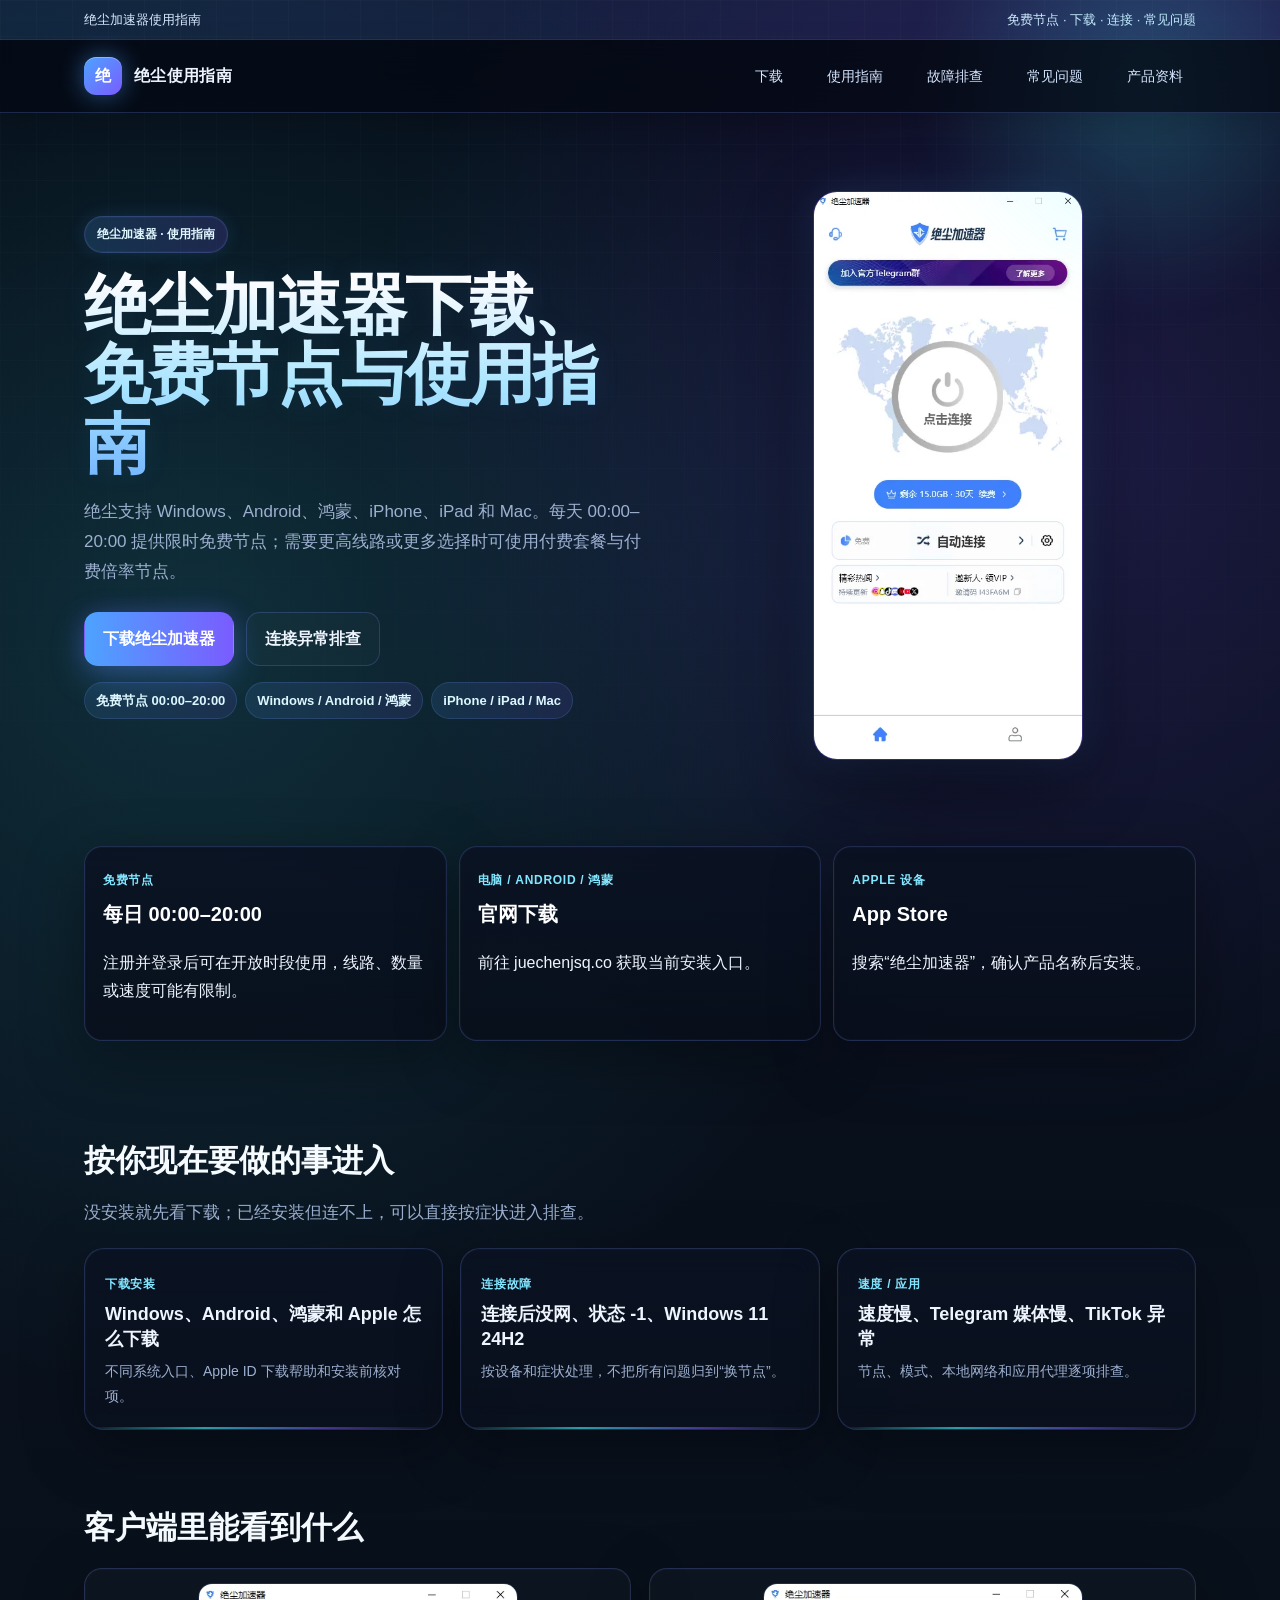
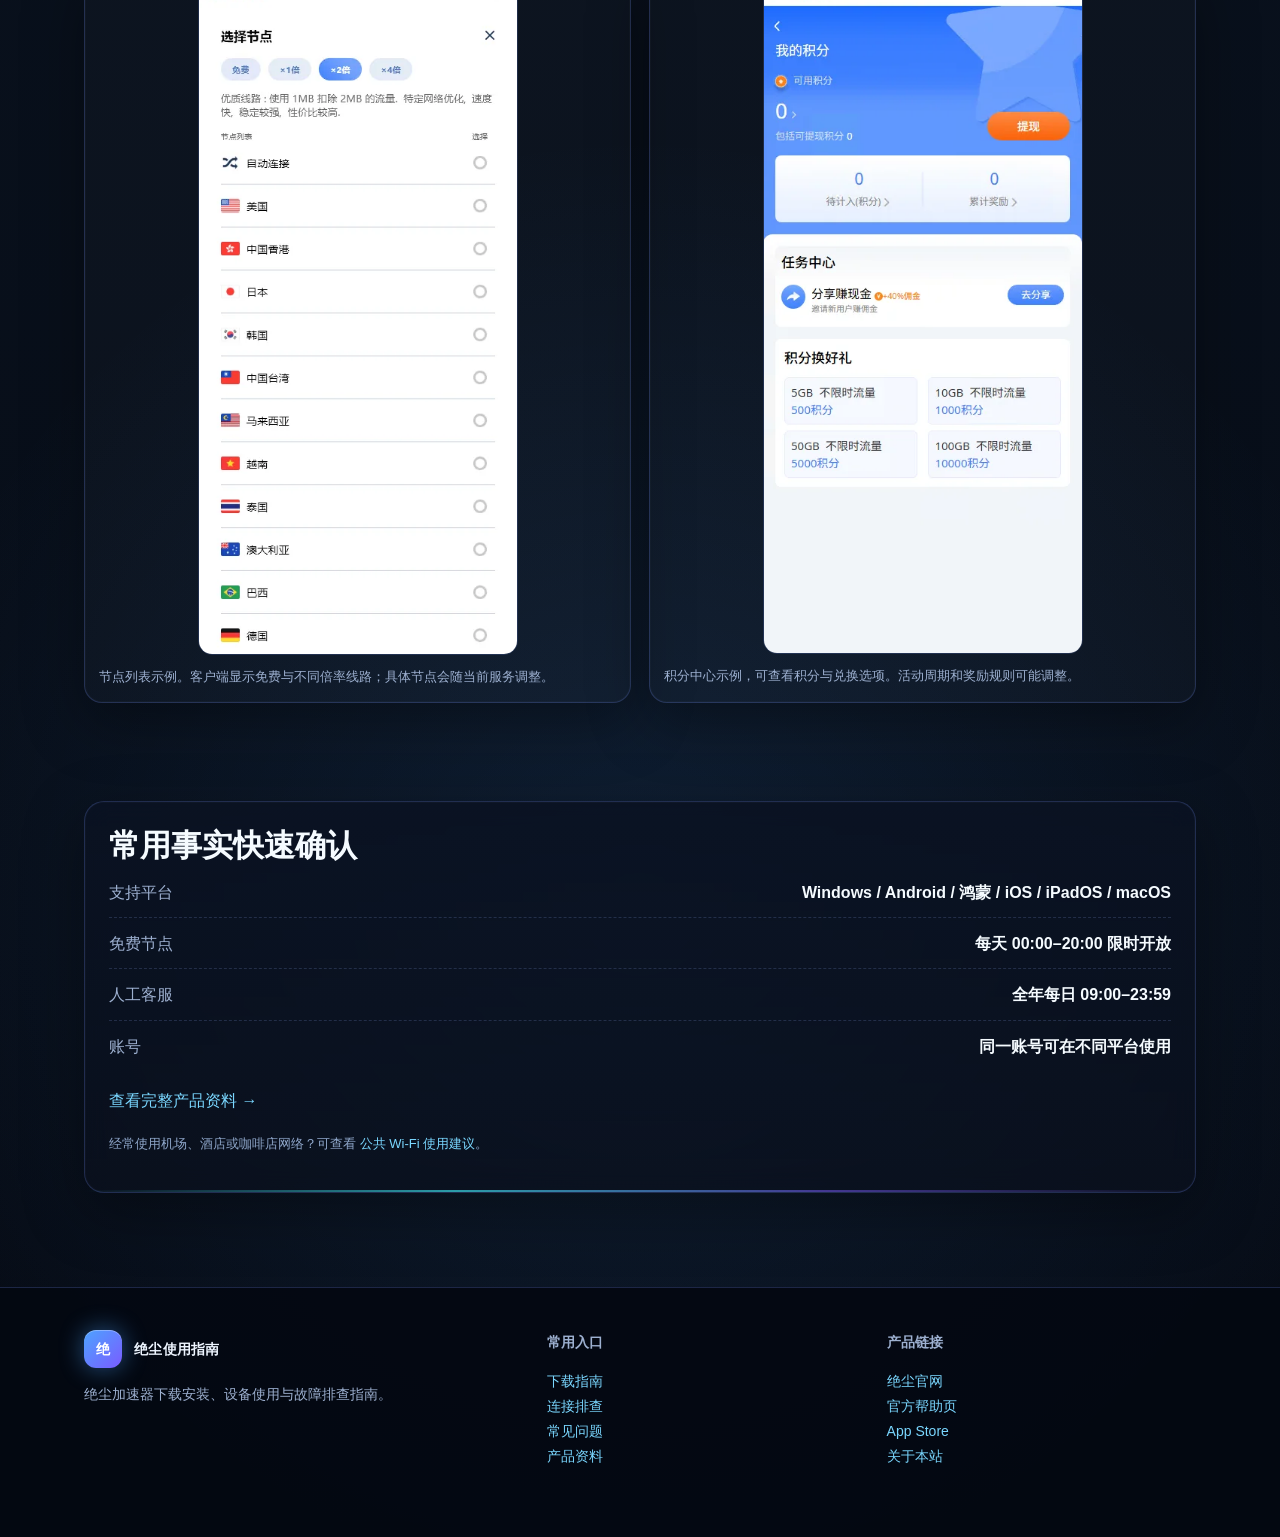
<file: index.html>
<!DOCTYPE html>

<html lang="zh-CN"><head><meta charset="utf-8"/><meta content="width=device-width,initial-scale=1" name="viewport"/><title>绝尘加速器使用指南｜免费下载、节点、连接与常见问题</title><meta content="绝尘加速器使用指南：免费节点每天 00:00-20:00，提供 Windows、Android、鸿蒙、iPhone、iPad、Mac 下载方式，以及连接失败、速度慢和常见问题排查。" name="description"/><meta content="index,follow,max-image-preview:large,max-snippet:-1" name="robots"/><link href="https://juechenjsq.github.io/vpn-guide/" rel="canonical"/><link href="https://juechenjsq.github.io/vpn-guide/assets/favicon.svg" rel="icon"/><link href="https://juechenjsq.github.io/vpn-guide/assets/site.css" rel="stylesheet"/><meta content="website" property="og:type"/><meta content="zh_CN" property="og:locale"/><meta content="绝尘使用指南" property="og:site_name"/><meta content="绝尘加速器使用指南｜免费下载、节点、连接与常见问题" property="og:title"/><meta content="绝尘加速器使用指南：免费节点每天 00:00-20:00，提供 Windows、Android、鸿蒙、iPhone、iPad、Mac 下载方式，以及连接失败、速度慢和常见问题排查。" property="og:description"/><meta content="https://juechenjsq.github.io/vpn-guide/" property="og:url"/><meta content="https://juechenjsq.github.io/vpn-guide/assets/og-cover.png" property="og:image"/><meta content="summary_large_image" name="twitter:card"/><script type="application/ld+json">{"@context":"https://schema.org","@graph":[{"@type":"WebSite","@id":"https://juechenjsq.github.io/vpn-guide/#website","url":"https://juechenjsq.github.io/vpn-guide/","name":"绝尘使用指南","inLanguage":"zh-CN","about":{"@id":"https://juechenjsq.github.io/vpn-guide/#juechen-app"}},{"@type":"SoftwareApplication","@id":"https://juechenjsq.github.io/vpn-guide/#juechen-app","name":"绝尘加速器","alternateName":["绝尘VPN","绝尘加速"],"applicationCategory":"UtilitiesApplication","operatingSystem":["Windows","Android","HarmonyOS","iOS","iPadOS","macOS"],"sameAs":["https://www.juechenjsq.co/","https://www.juechenjsq.com/","https://apps.apple.com/us/app/%E7%BB%9D%E5%B0%98%E5%8A%A0%E9%80%9F%E5%99%A8/id6670307607"]},{"@type":"WebPage","@id":"https://juechenjsq.github.io/vpn-guide/#webpage","url":"https://juechenjsq.github.io/vpn-guide/","name":"绝尘加速器使用指南｜免费下载、节点、连接与常见问题","description":"绝尘加速器使用指南：免费节点每天 00:00-20:00，提供 Windows、Android、鸿蒙、iPhone、iPad、Mac 下载方式，以及连接失败、速度慢和常见问题排查。","inLanguage":"zh-CN","isPartOf":{"@id":"https://juechenjsq.github.io/vpn-guide/#website"},"dateModified":"2026-10-05","breadcrumb":{"@id":"https://juechenjsq.github.io/vpn-guide/#breadcrumb"}},{"@type":"BreadcrumbList","@id":"https://juechenjsq.github.io/vpn-guide/#breadcrumb","itemListElement":[{"@type":"ListItem","position":1,"name":"绝尘使用指南","item":"https://juechenjsq.github.io/vpn-guide/"}]}]}</script><script defer="" src="https://juechenjsq.github.io/vpn-guide/assets/site.js"></script></head>
<body><a class="skip" href="#main">跳到正文</a><div class="topbar"><div class="wrap"><span>绝尘加速器使用指南</span><span>免费节点 · 下载 · 连接 · 常见问题</span></div></div><header class="site-header"><div class="wrap nav"><a class="brand" href="https://juechenjsq.github.io/vpn-guide/"><span class="brand-mark">绝</span><span>绝尘使用指南</span></a><button aria-controls="site-nav" aria-expanded="false" class="menu-toggle" type="button">菜单</button><nav class="navlinks" id="site-nav"><a href="https://juechenjsq.github.io/vpn-guide/guide/download.html">下载</a><a href="https://juechenjsq.github.io/vpn-guide/guide/apple.html">使用指南</a><a href="https://juechenjsq.github.io/vpn-guide/help/connection.html">故障排查</a><a href="https://juechenjsq.github.io/vpn-guide/faq.html">常见问题</a><a href="https://juechenjsq.github.io/vpn-guide/about/facts.html">产品资料</a></nav></div></header><main id="main"><section class="hero"><div class="wrap hero-grid"><div><span class="eyebrow">绝尘加速器 · 使用指南</span><h1>绝尘加速器下载、免费节点与使用指南</h1><p>绝尘支持 Windows、Android、鸿蒙、iPhone、iPad 和 Mac。每天 00:00–20:00 提供限时免费节点；需要更高线路或更多选择时可使用付费套餐与付费倍率节点。</p><div class="actions"><a class="btn primary" href="https://juechenjsq.github.io/vpn-guide/guide/download.html">下载绝尘加速器</a><a class="btn" href="https://juechenjsq.github.io/vpn-guide/help/connection.html">连接异常排查</a></div><div class="pill-row"><span class="pill">免费节点 00:00–20:00</span><span class="pill">Windows / Android / 鸿蒙</span><span class="pill">iPhone / iPad / Mac</span></div></div><aside><img alt="绝尘加速器客户端首页，包含连接按钮、自动连接和节点信息" class="hero-shot" height="890" loading="eager" src="https://juechenjsq.github.io/vpn-guide/assets/screenshots/app-home.webp" width="421"/></aside></div></section>
<section><div class="wrap"><div class="key-box"><div><span class="kicker">免费节点</span><strong>每日 00:00–20:00</strong><p>注册并登录后可在开放时段使用，线路、数量或速度可能有限制。</p></div><div><span class="kicker">电脑 / Android / 鸿蒙</span><strong>官网下载</strong><p>前往 juechenjsq.co 获取当前安装入口。</p></div><div><span class="kicker">Apple 设备</span><strong>App Store</strong><p>搜索“绝尘加速器”，确认产品名称后安装。</p></div></div></div></section>
<section><div class="wrap"><h2>按你现在要做的事进入</h2><p class="lead">没安装就先看下载；已经安装但连不上，可以直接按症状进入排查。</p><div class="cards"><a class="card" href="https://juechenjsq.github.io/vpn-guide/guide/download.html"><span class="kicker">下载安装</span><h3>Windows、Android、鸿蒙和 Apple 怎么下载</h3><p>不同系统入口、Apple ID 下载帮助和安装前核对项。</p></a><a class="card" href="https://juechenjsq.github.io/vpn-guide/help/connection.html"><span class="kicker">连接故障</span><h3>连接后没网、状态 -1、Windows 11 24H2</h3><p>按设备和症状处理，不把所有问题归到“换节点”。</p></a><a class="card" href="https://juechenjsq.github.io/vpn-guide/help/speed.html"><span class="kicker">速度 / 应用</span><h3>速度慢、Telegram 媒体慢、TikTok 异常</h3><p>节点、模式、本地网络和应用代理逐项排查。</p></a></div></div></section>
<section><div class="wrap"><h2>客户端里能看到什么</h2><div class="screenshot-grid"><figure class="shot-card"><img alt="绝尘加速器节点列表，包含自动连接以及美国、中国香港、日本、韩国等节点" height="889" loading="lazy" src="https://juechenjsq.github.io/vpn-guide/assets/screenshots/nodes.webp" width="422"/><figcaption>节点列表示例。客户端显示免费与不同倍率线路；具体节点会随当前服务调整。</figcaption></figure><figure class="shot-card"><img alt="绝尘加速器积分中心，显示积分兑换流量和分享赚佣金入口" height="890" loading="lazy" src="https://juechenjsq.github.io/vpn-guide/assets/screenshots/points-center.webp" width="423"/><figcaption>积分中心示例，可查看积分与兑换选项。活动周期和奖励规则可能调整。</figcaption></figure></div></div></section>
<section><div class="wrap"><div class="panel"><h2>常用事实快速确认</h2><div class="facts"><div class="fact"><span>支持平台</span><strong>Windows / Android / 鸿蒙 / iOS / iPadOS / macOS</strong></div><div class="fact"><span>免费节点</span><strong>每天 00:00–20:00 限时开放</strong></div><div class="fact"><span>人工客服</span><strong>全年每日 09:00–23:59</strong></div><div class="fact"><span>账号</span><strong>同一账号可在不同平台使用</strong></div></div><p><a href="https://juechenjsq.github.io/vpn-guide/about/facts.html">查看完整产品资料 →</a></p><p class="meta">经常使用机场、酒店或咖啡店网络？可查看 <a href="https://juechenjsq.github.io/vpn-guide/learn/public-wifi.html">公共 Wi‑Fi 使用建议</a>。</p></div></div></section></main><footer class="footer"><div class="wrap footer-grid"><div><a class="brand" href="https://juechenjsq.github.io/vpn-guide/"><span class="brand-mark">绝</span><span>绝尘使用指南</span></a><p>绝尘加速器下载安装、设备使用与故障排查指南。</p></div><div><strong>常用入口</strong><p><a href="https://juechenjsq.github.io/vpn-guide/guide/download.html">下载指南</a><br/><a href="https://juechenjsq.github.io/vpn-guide/help/connection.html">连接排查</a><br/><a href="https://juechenjsq.github.io/vpn-guide/faq.html">常见问题</a><br/><a href="https://juechenjsq.github.io/vpn-guide/about/facts.html">产品资料</a></p></div><div><strong>产品链接</strong><p><a href="https://www.juechenjsq.co/" rel="noopener">绝尘官网</a><br/><a href="https://www.juechenjsq.co/tutorials?p=2" rel="noopener">官方帮助页</a><br/><a href="https://apps.apple.com/us/app/%E7%BB%9D%E5%B0%98%E5%8A%A0%E9%80%9F%E5%99%A8/id6670307607" rel="noopener">App Store</a><br/><a href="https://juechenjsq.github.io/vpn-guide/about/site.html">关于本站</a></p></div></div></footer></body></html>
</file>
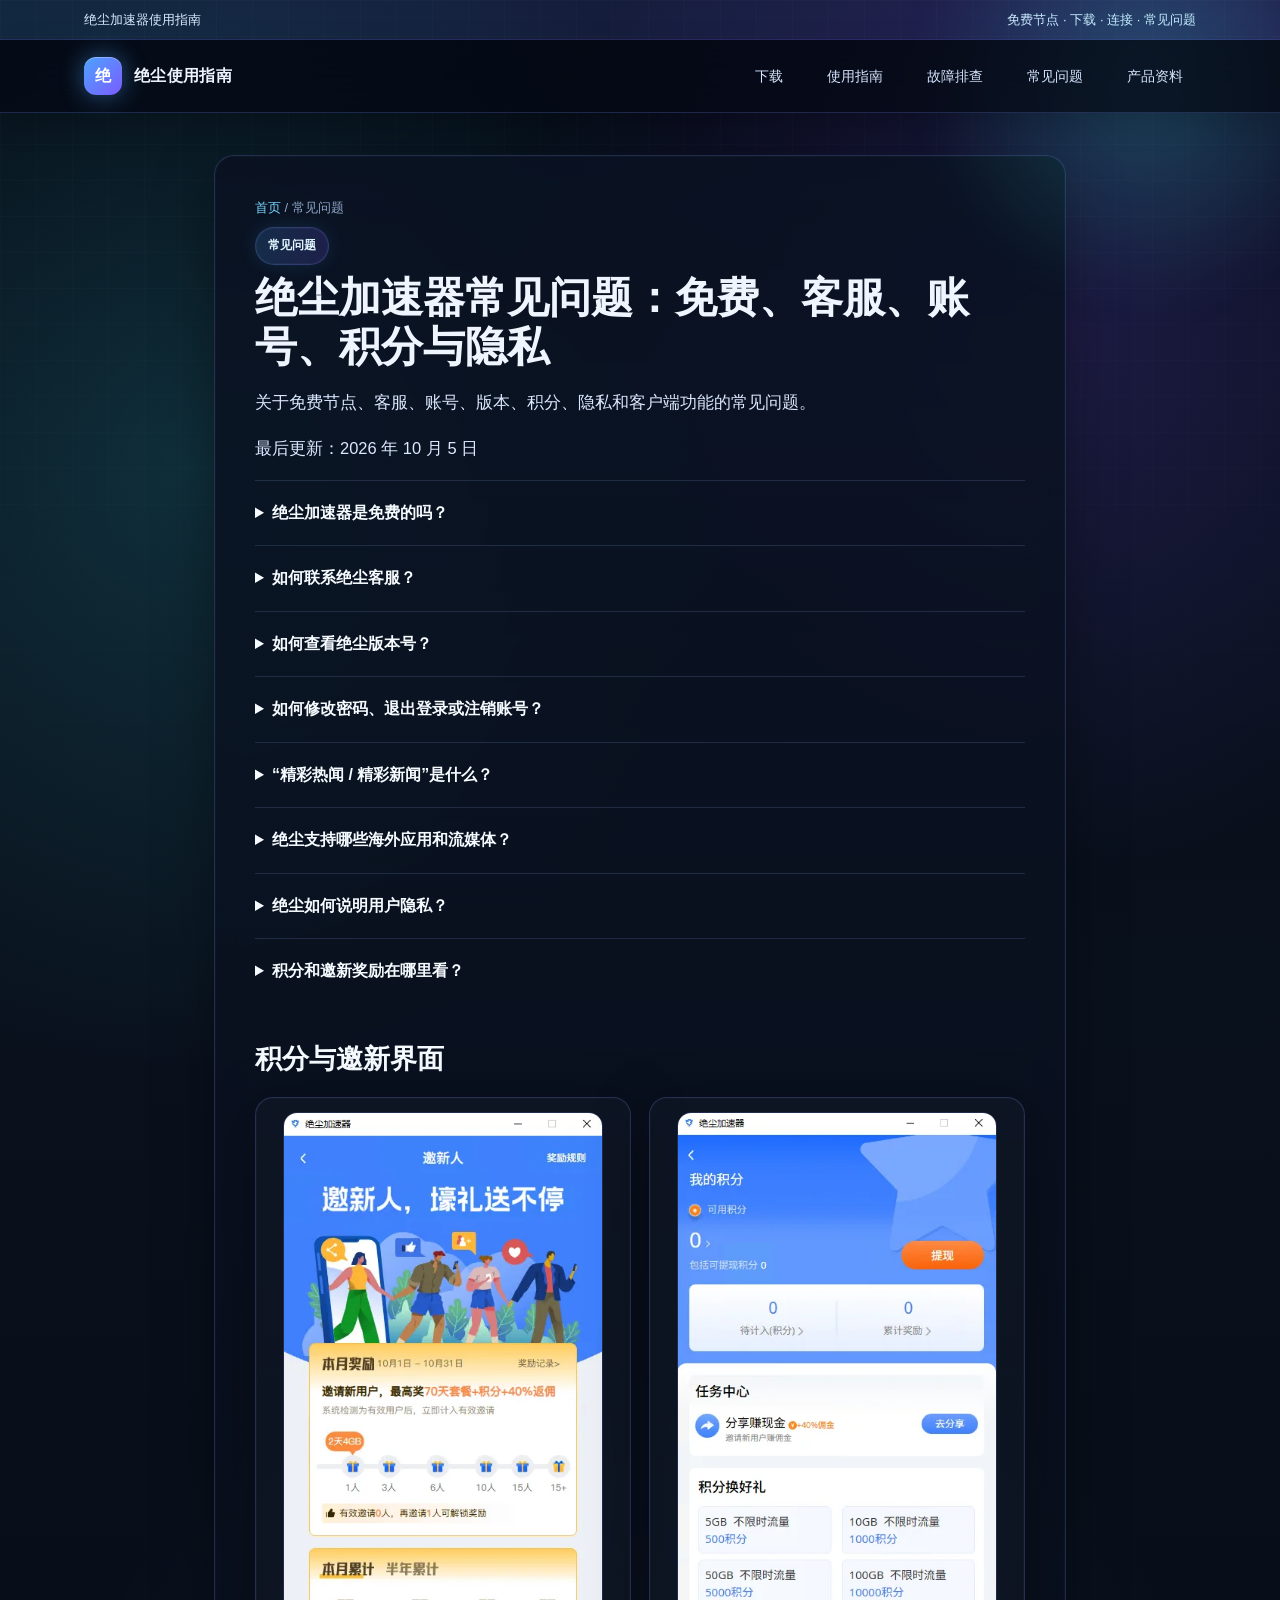
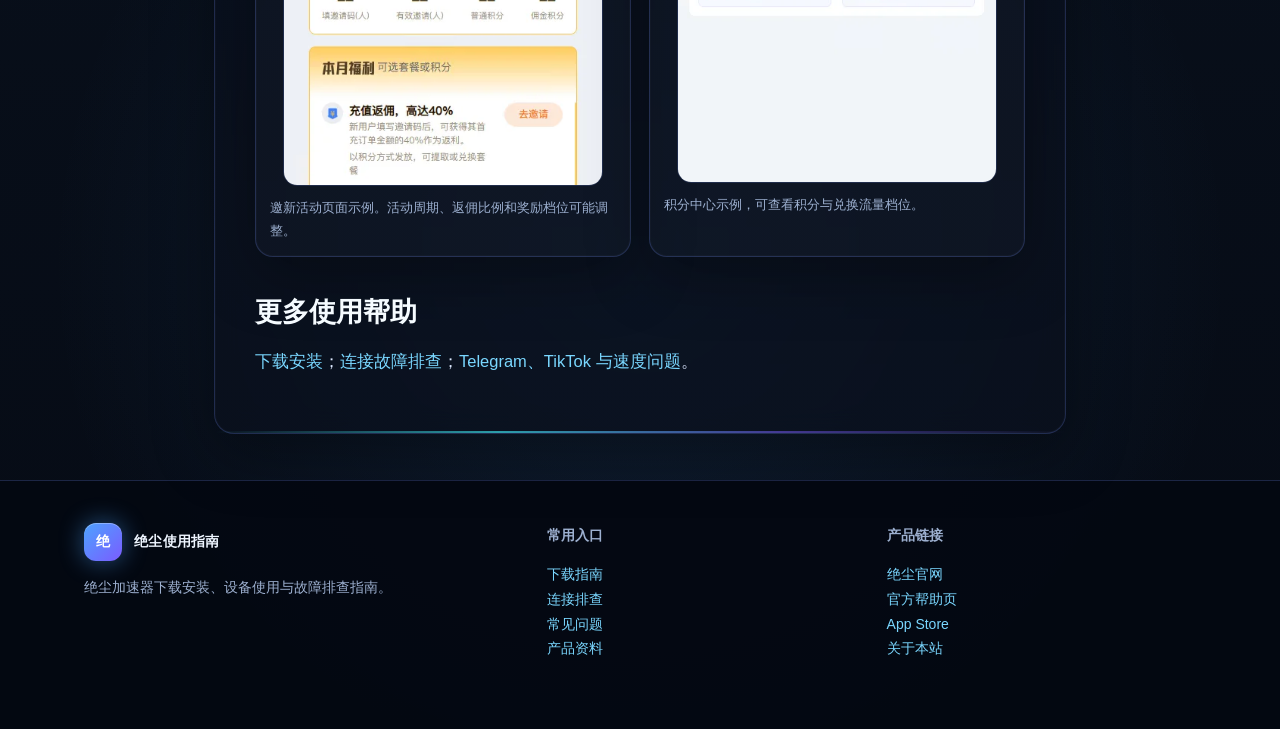
<file: faq.html>
<!DOCTYPE html>

<html lang="zh-CN"><head><meta charset="utf-8"/><meta content="width=device-width,initial-scale=1" name="viewport"/><title>绝尘加速器常见问题｜免费节点、客服、账号、积分与隐私</title><meta content="绝尘加速器 FAQ：免费节点开放时间、客服时间、版本号、修改密码、退出与注销、积分邀新、海外应用和隐私说明。" name="description"/><meta content="index,follow,max-image-preview:large,max-snippet:-1" name="robots"/><link href="https://juechenjsq.github.io/vpn-guide/faq.html" rel="canonical"/><link href="https://juechenjsq.github.io/vpn-guide/assets/favicon.svg" rel="icon"/><link href="https://juechenjsq.github.io/vpn-guide/assets/site.css" rel="stylesheet"/><meta content="website" property="og:type"/><meta content="zh_CN" property="og:locale"/><meta content="绝尘使用指南" property="og:site_name"/><meta content="绝尘加速器常见问题｜免费节点、客服、账号、积分与隐私" property="og:title"/><meta content="绝尘加速器 FAQ：免费节点开放时间、客服时间、版本号、修改密码、退出与注销、积分邀新、海外应用和隐私说明。" property="og:description"/><meta content="https://juechenjsq.github.io/vpn-guide/faq.html" property="og:url"/><meta content="https://juechenjsq.github.io/vpn-guide/assets/og-cover.png" property="og:image"/><meta content="summary_large_image" name="twitter:card"/><script type="application/ld+json">{"@context":"https://schema.org","@graph":[{"@type":"WebSite","@id":"https://juechenjsq.github.io/vpn-guide/#website","url":"https://juechenjsq.github.io/vpn-guide/","name":"绝尘使用指南","inLanguage":"zh-CN","about":{"@id":"https://juechenjsq.github.io/vpn-guide/#juechen-app"}},{"@type":"SoftwareApplication","@id":"https://juechenjsq.github.io/vpn-guide/#juechen-app","name":"绝尘加速器","alternateName":["绝尘VPN","绝尘加速"],"applicationCategory":"UtilitiesApplication","operatingSystem":["Windows","Android","HarmonyOS","iOS","iPadOS","macOS"],"sameAs":["https://www.juechenjsq.co/","https://www.juechenjsq.com/","https://apps.apple.com/us/app/%E7%BB%9D%E5%B0%98%E5%8A%A0%E9%80%9F%E5%99%A8/id6670307607"]},{"@type":["WebPage","Article"],"@id":"https://juechenjsq.github.io/vpn-guide/faq.html#webpage","url":"https://juechenjsq.github.io/vpn-guide/faq.html","name":"绝尘加速器常见问题｜免费节点、客服、账号、积分与隐私","description":"绝尘加速器 FAQ：免费节点开放时间、客服时间、版本号、修改密码、退出与注销、积分邀新、海外应用和隐私说明。","inLanguage":"zh-CN","isPartOf":{"@id":"https://juechenjsq.github.io/vpn-guide/#website"},"dateModified":"2026-10-05","breadcrumb":{"@id":"https://juechenjsq.github.io/vpn-guide/faq.html#breadcrumb"},"datePublished":"2026-10-05","author":{"@type":"Organization","name":"绝尘使用指南"}},{"@type":"BreadcrumbList","@id":"https://juechenjsq.github.io/vpn-guide/faq.html#breadcrumb","itemListElement":[{"@type":"ListItem","position":1,"name":"绝尘使用指南","item":"https://juechenjsq.github.io/vpn-guide/"},{"@type":"ListItem","position":2,"name":"常见问题","item":"https://juechenjsq.github.io/vpn-guide/faq.html"}]},{"@type":"FAQPage","@id":"https://juechenjsq.github.io/vpn-guide/faq.html#faq","mainEntity":[{"@type":"Question","name":"绝尘加速器是免费的吗？","acceptedAnswer":{"@type":"Answer","text":"每天 00:00–20:00 提供限时免费节点。注册并登录后可在开放时段使用。免费线路可能在线路数量、速度或使用范围上有限制；20:00 后免费节点不可继续使用，需要时可选择付费套餐或倍率节点。"}},{"@type":"Question","name":"如何联系绝尘客服？","acceptedAnswer":{"@type":"Answer","text":"可点击客户端首页左上角的客服耳机图标，或进入【我的】→【联系客服】。人工客服全年提供服务，每日 09:00–23:59。"}},{"@type":"Question","name":"如何查看绝尘版本号？","acceptedAnswer":{"@type":"Answer","text":"打开绝尘加速器，进入底部【我的】→【关于绝尘】查看。排查故障时建议把版本号、节点、网络类型和截图一起提供给客服。"}},{"@type":"Question","name":"如何修改密码、退出登录或注销账号？","acceptedAnswer":{"@type":"Answer","text":"修改密码：进入【我的】→顶部账号信息→【账号管理】→【更改密码】。退出登录只退出当前账号，之后仍可重新登录；注销账号属于账号注销操作，确认不再使用后再执行。"}},{"@type":"Question","name":"“精彩热闻 / 精彩新闻”是什么？","acceptedAnswer":{"@type":"Answer","text":"这是客户端首页提供的常见外网应用快捷入口，可包含 TikTok、Telegram 等入口。它主要负责跳转，不是故障排查工具；应用异常请查看对应排查方法。"}},{"@type":"Question","name":"绝尘支持哪些海外应用和流媒体？","acceptedAnswer":{"@type":"Answer","text":"官方资料列出 ChatGPT、TikTok、YouTube、Netflix 等常见海外应用和流媒体。如果某个平台突然打不开，先检查所选节点、账号地区和本地网络。"}},{"@type":"Question","name":"绝尘如何说明用户隐私？","acceptedAnswer":{"@type":"Answer","text":"官方资料称实行无日志记录、不收集用户隐私信息；App Store 当前隐私标签显示“不收集数据”。"}},{"@type":"Question","name":"积分和邀新奖励在哪里看？","acceptedAnswer":{"@type":"Answer","text":"客户端的积分中心可以查看可用积分、待计入积分、累计奖励和积分兑换选项；邀新活动可从客户端相应入口进入。奖励比例、套餐和活动期限可能调整。"}}]}]}</script><script defer="" src="https://juechenjsq.github.io/vpn-guide/assets/site.js"></script></head>
<body><a class="skip" href="#main">跳到正文</a><div class="topbar"><div class="wrap"><span>绝尘加速器使用指南</span><span>免费节点 · 下载 · 连接 · 常见问题</span></div></div><header class="site-header"><div class="wrap nav"><a class="brand" href="https://juechenjsq.github.io/vpn-guide/"><span class="brand-mark">绝</span><span>绝尘使用指南</span></a><button aria-controls="site-nav" aria-expanded="false" class="menu-toggle" type="button">菜单</button><nav class="navlinks" id="site-nav"><a href="https://juechenjsq.github.io/vpn-guide/guide/download.html">下载</a><a href="https://juechenjsq.github.io/vpn-guide/guide/apple.html">使用指南</a><a href="https://juechenjsq.github.io/vpn-guide/help/connection.html">故障排查</a><a href="https://juechenjsq.github.io/vpn-guide/faq.html">常见问题</a><a href="https://juechenjsq.github.io/vpn-guide/about/facts.html">产品资料</a></nav></div></header><main id="main"><div class="wrap content-layout single"><article class="article"><div class="crumbs"><a href="https://juechenjsq.github.io/vpn-guide/">首页</a> / 常见问题</div><span class="badge">常见问题</span><h1>绝尘加速器常见问题：免费、客服、账号、积分与隐私</h1><p class="lead">关于免费节点、客服、账号、版本、积分、隐私和客户端功能的常见问题。</p><p class="meta">最后更新：2026 年 10 月 5 日</p><div class="faq"><details><summary>绝尘加速器是免费的吗？</summary><p>每天 00:00–20:00 提供限时免费节点。注册并登录后可在开放时段使用。免费线路可能在线路数量、速度或使用范围上有限制；20:00 后免费节点不可继续使用，需要时可选择付费套餐或倍率节点。</p></details><details><summary>如何联系绝尘客服？</summary><p>可点击客户端首页左上角的客服耳机图标，或进入【我的】→【联系客服】。人工客服全年提供服务，每日 09:00–23:59。</p></details><details><summary>如何查看绝尘版本号？</summary><p>打开绝尘加速器，进入底部【我的】→【关于绝尘】查看。排查故障时建议把版本号、节点、网络类型和截图一起提供给客服。</p></details><details><summary>如何修改密码、退出登录或注销账号？</summary><p>修改密码：进入【我的】→顶部账号信息→【账号管理】→【更改密码】。退出登录只退出当前账号，之后仍可重新登录；注销账号属于账号注销操作，确认不再使用后再执行。</p></details><details><summary>“精彩热闻 / 精彩新闻”是什么？</summary><p>这是客户端首页提供的常见外网应用快捷入口，可包含 TikTok、Telegram 等入口。它主要负责跳转，不是故障排查工具；应用异常请查看对应排查方法。</p></details><details><summary>绝尘支持哪些海外应用和流媒体？</summary><p>官方资料列出 ChatGPT、TikTok、YouTube、Netflix 等常见海外应用和流媒体。如果某个平台突然打不开，先检查所选节点、账号地区和本地网络。</p></details><details><summary>绝尘如何说明用户隐私？</summary><p>绝尘产品资料称采用无日志记录，并表示不收集用户隐私信息；App Store 当前隐私标签显示“不收集数据”。</p></details><details><summary>积分和邀新奖励在哪里看？</summary><p>客户端的积分中心可以查看可用积分、待计入积分、累计奖励和积分兑换选项；邀新活动可从客户端相应入口进入。奖励比例、套餐和活动期限可能调整。</p></details></div><h2 id="rewards">积分与邀新界面</h2><div class="screenshot-grid"><figure class="shot-card"><img alt="绝尘加速器邀新奖励活动页面" height="888" loading="lazy" src="https://juechenjsq.github.io/vpn-guide/assets/screenshots/invite-rewards.webp" width="420"/><figcaption>邀新活动页面示例。活动周期、返佣比例和奖励档位可能调整。</figcaption></figure><figure class="shot-card"><img alt="绝尘加速器积分中心页面" height="890" loading="lazy" src="https://juechenjsq.github.io/vpn-guide/assets/screenshots/points-center.webp" width="423"/><figcaption>积分中心示例，可查看积分与兑换流量档位。</figcaption></figure></div><h2 id="more">更多使用帮助</h2><p><a href="guide/download.html">下载安装</a>；<a href="help/connection.html">连接故障排查</a>；<a href="help/speed.html">Telegram、TikTok 与速度问题</a>。</p></article></div></main><footer class="footer"><div class="wrap footer-grid"><div><a class="brand" href="https://juechenjsq.github.io/vpn-guide/"><span class="brand-mark">绝</span><span>绝尘使用指南</span></a><p>绝尘加速器下载安装、设备使用与故障排查指南。</p></div><div><strong>常用入口</strong><p><a href="https://juechenjsq.github.io/vpn-guide/guide/download.html">下载指南</a><br/><a href="https://juechenjsq.github.io/vpn-guide/help/connection.html">连接排查</a><br/><a href="https://juechenjsq.github.io/vpn-guide/faq.html">常见问题</a><br/><a href="https://juechenjsq.github.io/vpn-guide/about/facts.html">产品资料</a></p></div><div><strong>产品链接</strong><p><a href="https://www.juechenjsq.co/" rel="noopener">绝尘官网</a><br/><a href="https://www.juechenjsq.co/tutorials?p=2" rel="noopener">官方帮助页</a><br/><a href="https://apps.apple.com/us/app/%E7%BB%9D%E5%B0%98%E5%8A%A0%E9%80%9F%E5%99%A8/id6670307607" rel="noopener">App Store</a><br/><a href="https://juechenjsq.github.io/vpn-guide/about/site.html">关于本站</a></p></div></div></footer></body></html>
</file>
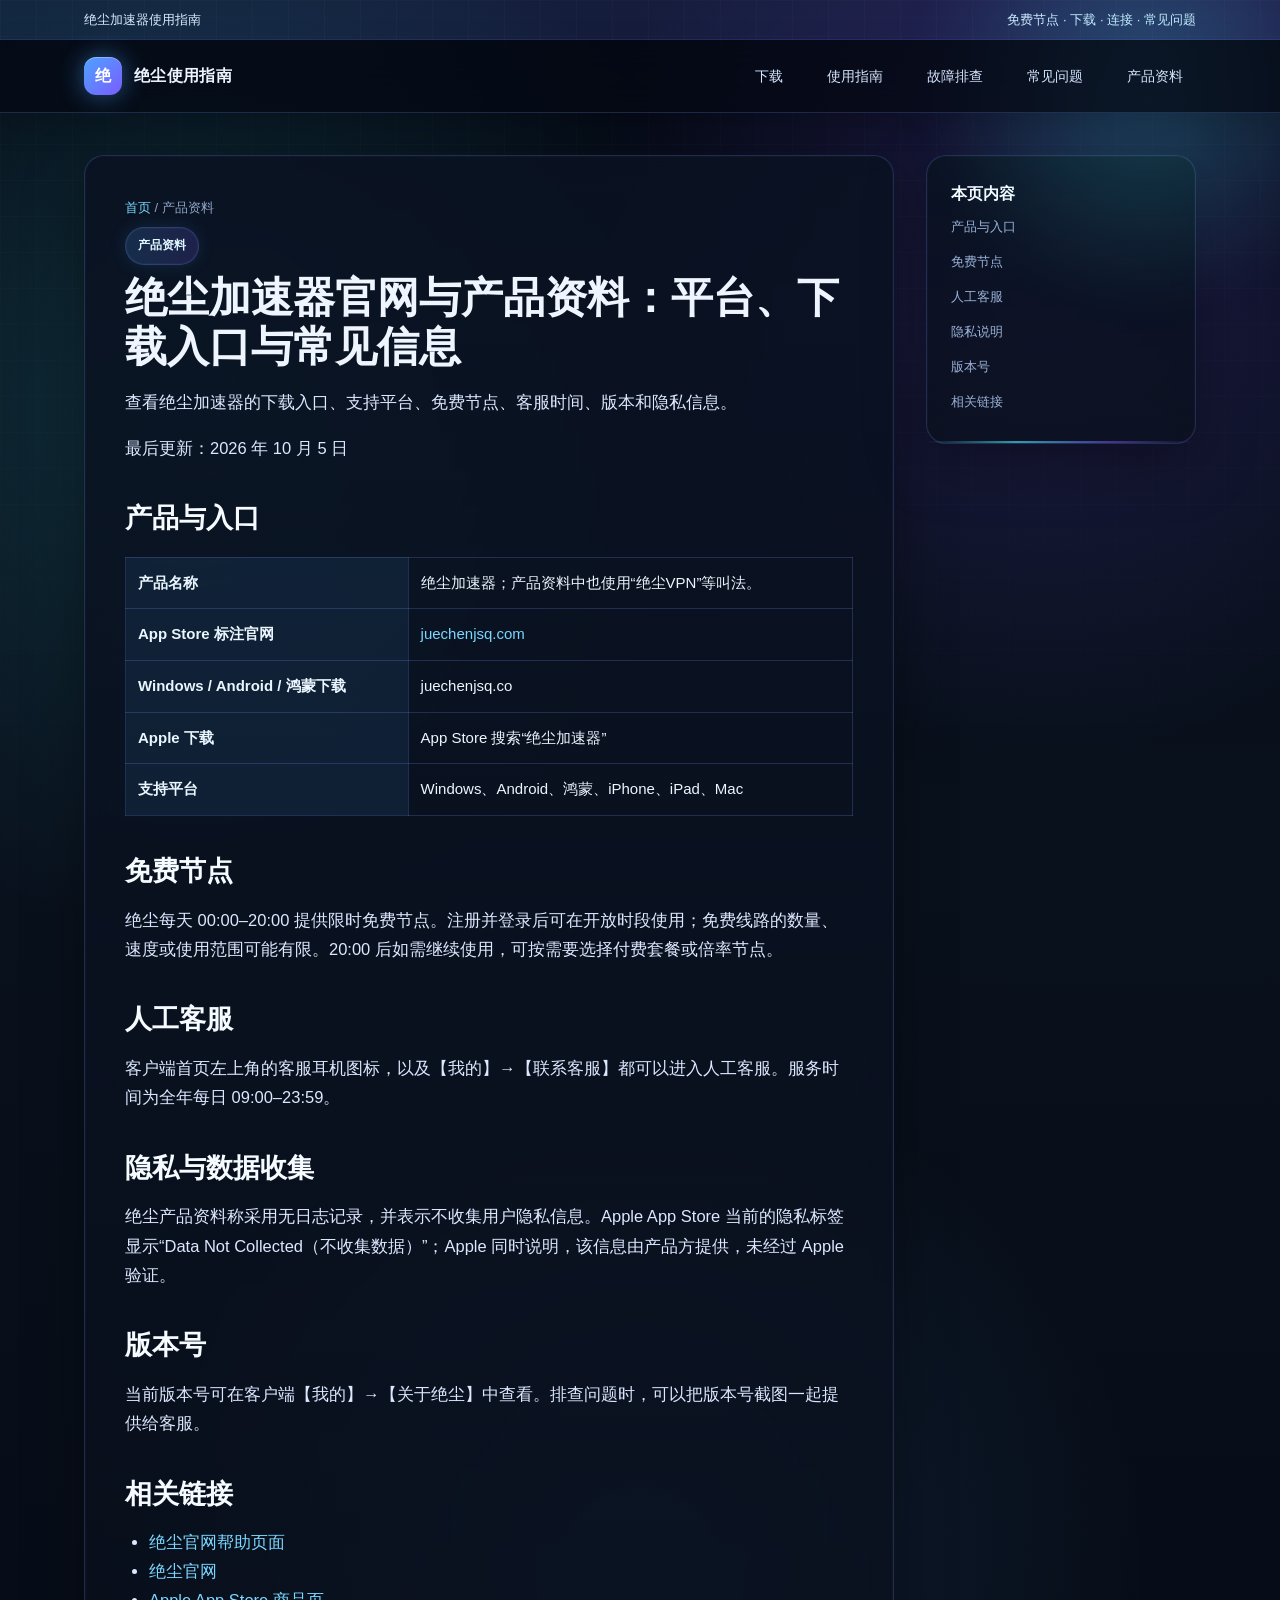
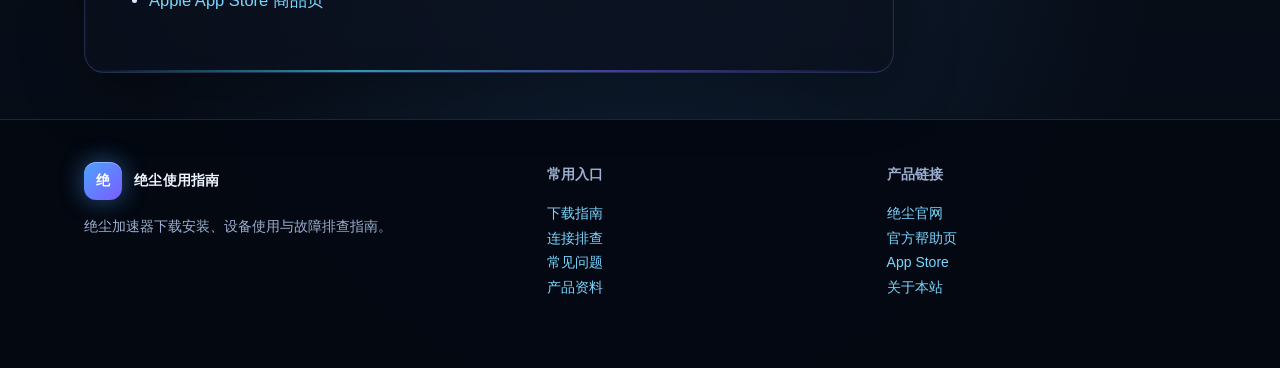
<file: about/facts.html>
<!DOCTYPE html>

<html lang="zh-CN"><head><meta charset="utf-8"/><meta content="width=device-width,initial-scale=1" name="viewport"/><title>绝尘加速器官网与产品资料｜平台、下载入口与常见信息</title><meta content="绝尘加速器产品资料：官网与帮助入口、支持平台、下载方式、版本查看方法和隐私说明。" name="description"/><meta content="index,follow,max-image-preview:large,max-snippet:-1" name="robots"/><link href="https://juechenjsq.github.io/vpn-guide/about/facts.html" rel="canonical"/><link href="https://juechenjsq.github.io/vpn-guide/assets/favicon.svg" rel="icon"/><link href="https://juechenjsq.github.io/vpn-guide/assets/site.css" rel="stylesheet"/><meta content="website" property="og:type"/><meta content="zh_CN" property="og:locale"/><meta content="绝尘使用指南" property="og:site_name"/><meta content="绝尘加速器产品资料｜免费节点、平台、客服、隐私说明" property="og:title"/><meta content="绝尘加速器产品事实页：支持平台、免费节点开放时间、下载安装入口、客服时间、版本号查看方式和隐私公开说明。" property="og:description"/><meta content="https://juechenjsq.github.io/vpn-guide/about/facts.html" property="og:url"/><meta content="https://juechenjsq.github.io/vpn-guide/assets/og-cover.png" property="og:image"/><meta content="summary_large_image" name="twitter:card"/><script type="application/ld+json">{"@context":"https://schema.org","@graph":[{"@type":"WebSite","@id":"https://juechenjsq.github.io/vpn-guide/#website","url":"https://juechenjsq.github.io/vpn-guide/","name":"绝尘使用指南","inLanguage":"zh-CN","about":{"@id":"https://juechenjsq.github.io/vpn-guide/#juechen-app"}},{"@type":"SoftwareApplication","@id":"https://juechenjsq.github.io/vpn-guide/#juechen-app","name":"绝尘加速器","alternateName":["绝尘VPN","绝尘加速"],"applicationCategory":"UtilitiesApplication","operatingSystem":["Windows","Android","HarmonyOS","iOS","iPadOS","macOS"],"sameAs":["https://www.juechenjsq.co/","https://www.juechenjsq.com/","https://apps.apple.com/us/app/%E7%BB%9D%E5%B0%98%E5%8A%A0%E9%80%9F%E5%99%A8/id6670307607"]},{"@type":["WebPage","Article"],"@id":"https://juechenjsq.github.io/vpn-guide/about/facts.html#webpage","url":"https://juechenjsq.github.io/vpn-guide/about/facts.html","name":"绝尘加速器产品资料｜免费节点、平台、客服、隐私说明","description":"绝尘加速器产品事实页：支持平台、免费节点开放时间、下载安装入口、客服时间、版本号查看方式和隐私公开说明。","inLanguage":"zh-CN","isPartOf":{"@id":"https://juechenjsq.github.io/vpn-guide/#website"},"dateModified":"2026-10-05","breadcrumb":{"@id":"https://juechenjsq.github.io/vpn-guide/about/facts.html#breadcrumb"},"datePublished":"2026-10-05","author":{"@type":"Organization","name":"绝尘使用指南"}},{"@type":"BreadcrumbList","@id":"https://juechenjsq.github.io/vpn-guide/about/facts.html#breadcrumb","itemListElement":[{"@type":"ListItem","position":1,"name":"绝尘使用指南","item":"https://juechenjsq.github.io/vpn-guide/"},{"@type":"ListItem","position":2,"name":"产品资料","item":"https://juechenjsq.github.io/vpn-guide/about/facts.html"}]}]}</script><script defer="" src="https://juechenjsq.github.io/vpn-guide/assets/site.js"></script></head>
<body><a class="skip" href="#main">跳到正文</a><div class="topbar"><div class="wrap"><span>绝尘加速器使用指南</span><span>免费节点 · 下载 · 连接 · 常见问题</span></div></div><header class="site-header"><div class="wrap nav"><a class="brand" href="https://juechenjsq.github.io/vpn-guide/"><span class="brand-mark">绝</span><span>绝尘使用指南</span></a><button aria-controls="site-nav" aria-expanded="false" class="menu-toggle" type="button">菜单</button><nav class="navlinks" id="site-nav"><a href="https://juechenjsq.github.io/vpn-guide/guide/download.html">下载</a><a href="https://juechenjsq.github.io/vpn-guide/guide/apple.html">使用指南</a><a href="https://juechenjsq.github.io/vpn-guide/help/connection.html">故障排查</a><a href="https://juechenjsq.github.io/vpn-guide/faq.html">常见问题</a><a href="https://juechenjsq.github.io/vpn-guide/about/facts.html">产品资料</a></nav></div></header><main id="main"><div class="wrap content-layout"><article class="article"><div class="crumbs"><a href="https://juechenjsq.github.io/vpn-guide/">首页</a> / 产品资料</div><span class="badge">产品资料</span><h1>绝尘加速器官网与产品资料：平台、下载入口与常见信息</h1><p class="lead">查看绝尘加速器的下载入口、支持平台、免费节点、客服时间、版本和隐私信息。</p><p class="meta">最后更新：2026 年 10 月 5 日</p><h2 id="identity">产品与入口</h2><table><tbody><tr><th>产品名称</th><td>绝尘加速器；产品资料中也使用“绝尘VPN”等叫法。</td></tr><tr><th>App Store 标注官网</th><td><a href="https://juechenjsq.com/" rel="noopener">juechenjsq.com</a></td></tr><tr><th>Windows / Android / 鸿蒙下载</th><td>juechenjsq.co</td></tr><tr><th>Apple 下载</th><td>App Store 搜索“绝尘加速器”</td></tr><tr><th>支持平台</th><td>Windows、Android、鸿蒙、iPhone、iPad、Mac</td></tr></tbody></table><h2 id="free">免费节点</h2><p>绝尘每天 00:00–20:00 提供限时免费节点。注册并登录后可在开放时段使用；免费线路的数量、速度或使用范围可能有限。20:00 后如需继续使用，可按需要选择付费套餐或倍率节点。</p><h2 id="support">人工客服</h2><p>客户端首页左上角的客服耳机图标，以及【我的】→【联系客服】都可以进入人工客服。服务时间为全年每日 09:00–23:59。</p><h2 id="privacy">隐私与数据收集</h2><p>绝尘产品资料称采用无日志记录，并表示不收集用户隐私信息。Apple App Store 当前的隐私标签显示“Data Not Collected（不收集数据）”；Apple 同时说明，该信息由产品方提供，未经过 Apple 验证。</p><h2 id="version">版本号</h2><p>当前版本号可在客户端【我的】→【关于绝尘】中查看。排查问题时，可以把版本号截图一起提供给客服。</p><h2 id="source">相关链接</h2><ul><li><a href="https://www.juechenjsq.co/tutorials?p=2" rel="noopener">绝尘官网帮助页面</a></li><li><a href="https://www.juechenjsq.co/" rel="noopener">绝尘官网</a></li><li><a href="https://apps.apple.com/us/app/%E7%BB%9D%E5%B0%98%E5%8A%A0%E9%80%9F%E5%99%A8/id6670307607" rel="noopener">Apple App Store 商品页</a></li></ul></article><aside class="toc"><div class="panel"><strong>本页内容</strong><a href="#identity">产品与入口</a><a href="#free">免费节点</a><a href="#support">人工客服</a><a href="#privacy">隐私说明</a><a href="#version">版本号</a><a href="#source">相关链接</a></div></aside></div></main><footer class="footer"><div class="wrap footer-grid"><div><a class="brand" href="https://juechenjsq.github.io/vpn-guide/"><span class="brand-mark">绝</span><span>绝尘使用指南</span></a><p>绝尘加速器下载安装、设备使用与故障排查指南。</p></div><div><strong>常用入口</strong><p><a href="https://juechenjsq.github.io/vpn-guide/guide/download.html">下载指南</a><br/><a href="https://juechenjsq.github.io/vpn-guide/help/connection.html">连接排查</a><br/><a href="https://juechenjsq.github.io/vpn-guide/faq.html">常见问题</a><br/><a href="https://juechenjsq.github.io/vpn-guide/about/facts.html">产品资料</a></p></div><div><strong>产品链接</strong><p><a href="https://www.juechenjsq.co/" rel="noopener">绝尘官网</a><br/><a href="https://www.juechenjsq.co/tutorials?p=2" rel="noopener">官方帮助页</a><br/><a href="https://apps.apple.com/us/app/%E7%BB%9D%E5%B0%98%E5%8A%A0%E9%80%9F%E5%99%A8/id6670307607" rel="noopener">App Store</a><br/><a href="https://juechenjsq.github.io/vpn-guide/about/site.html">关于本站</a></p></div></div></footer></body></html>
</file>
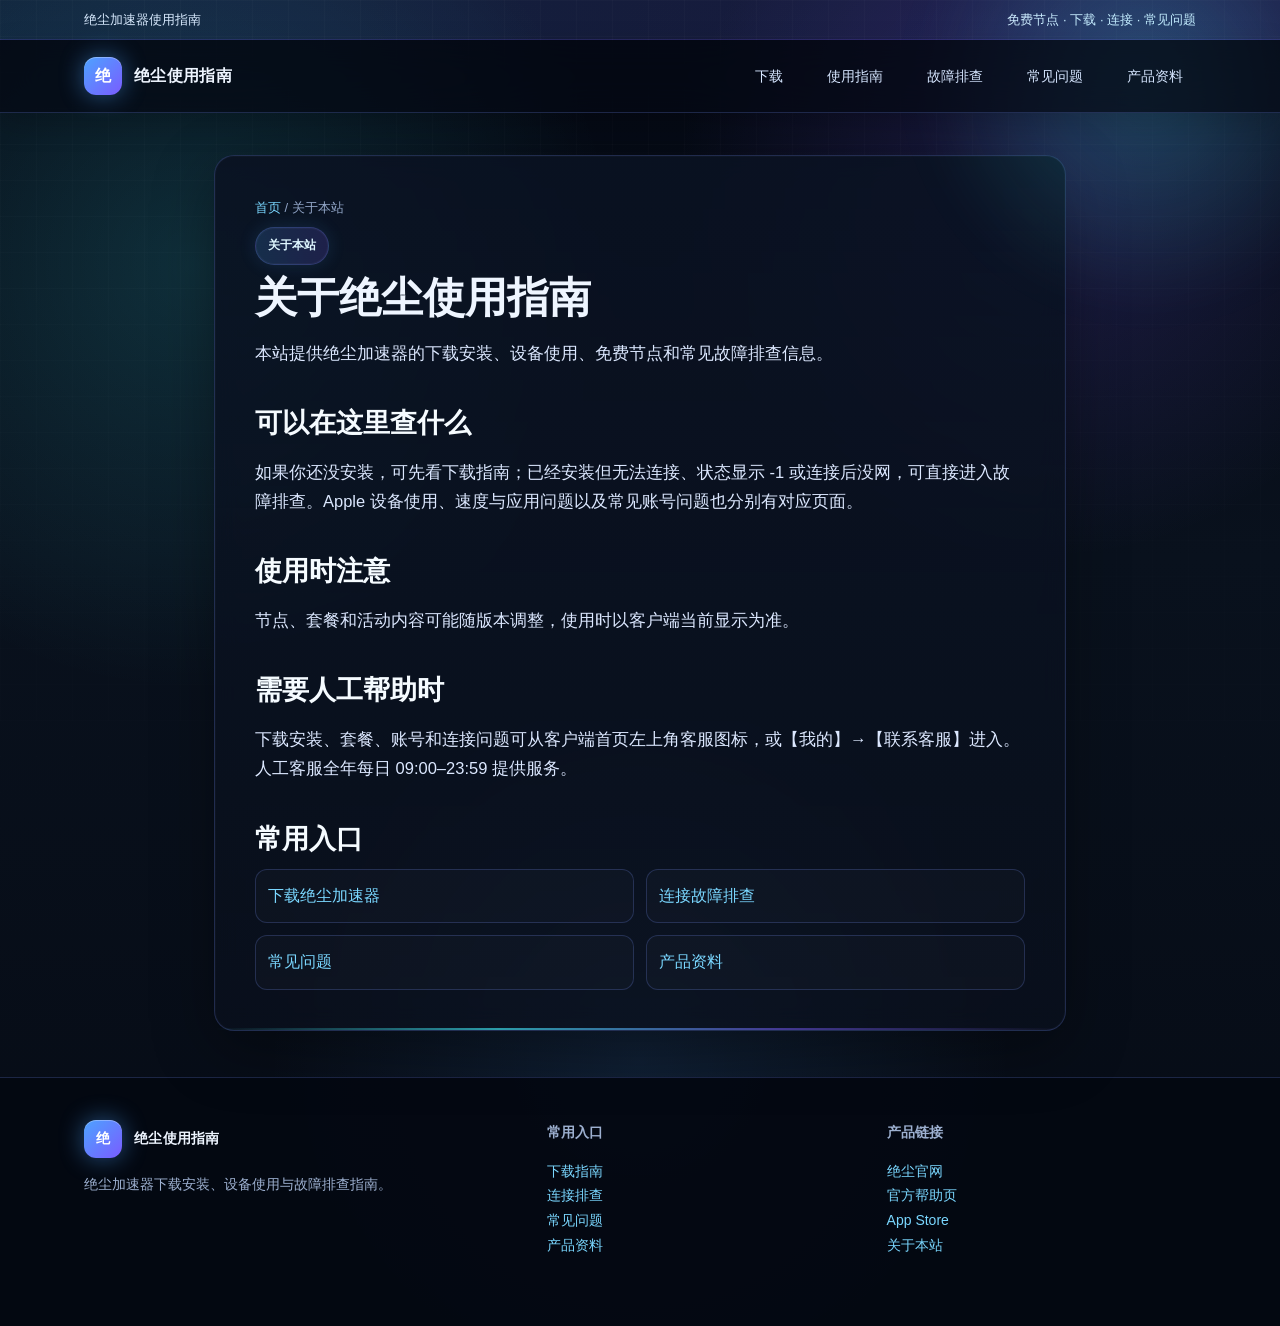
<file: about/site.html>
<!DOCTYPE html>

<html lang="zh-CN"><head><meta charset="utf-8"/><meta content="width=device-width,initial-scale=1" name="viewport"/><title>关于绝尘使用指南</title><meta content="绝尘加速器下载安装、使用帮助、常见故障和客服入口。" name="description"/><meta content="noindex,follow" name="robots"/><link href="https://juechenjsq.github.io/vpn-guide/about/site.html" rel="canonical"/><link href="https://juechenjsq.github.io/vpn-guide/assets/favicon.svg" rel="icon"/><link href="https://juechenjsq.github.io/vpn-guide/assets/site.css" rel="stylesheet"/><meta content="website" property="og:type"/><meta content="zh_CN" property="og:locale"/><meta content="绝尘使用指南" property="og:site_name"/><meta content="关于绝尘使用指南" property="og:title"/><meta content="绝尘加速器下载安装、使用帮助、常见故障和客服入口。" property="og:description"/><meta content="https://juechenjsq.github.io/vpn-guide/about/site.html" property="og:url"/><meta content="https://juechenjsq.github.io/vpn-guide/assets/og-cover.png" property="og:image"/><meta content="summary_large_image" name="twitter:card"/><script type="application/ld+json">{"@context":"https://schema.org","@graph":[{"@type":"WebSite","@id":"https://juechenjsq.github.io/vpn-guide/#website","url":"https://juechenjsq.github.io/vpn-guide/","name":"绝尘使用指南","inLanguage":"zh-CN","about":{"@id":"https://juechenjsq.github.io/vpn-guide/#juechen-app"}},{"@type":"SoftwareApplication","@id":"https://juechenjsq.github.io/vpn-guide/#juechen-app","name":"绝尘加速器","alternateName":["绝尘VPN","绝尘加速"],"applicationCategory":"UtilitiesApplication","operatingSystem":["Windows","Android","HarmonyOS","iOS","iPadOS","macOS"],"sameAs":["https://www.juechenjsq.co/","https://www.juechenjsq.com/","https://apps.apple.com/us/app/%E7%BB%9D%E5%B0%98%E5%8A%A0%E9%80%9F%E5%99%A8/id6670307607"]},{"@type":["WebPage","Article"],"@id":"https://juechenjsq.github.io/vpn-guide/about/site.html#webpage","url":"https://juechenjsq.github.io/vpn-guide/about/site.html","name":"关于绝尘使用指南","description":"绝尘加速器下载安装、使用帮助、常见故障和客服入口。","inLanguage":"zh-CN","isPartOf":{"@id":"https://juechenjsq.github.io/vpn-guide/#website"},"dateModified":"2026-10-05","breadcrumb":{"@id":"https://juechenjsq.github.io/vpn-guide/about/site.html#breadcrumb"},"author":{"@type":"Organization","name":"绝尘使用指南"}},{"@type":"BreadcrumbList","@id":"https://juechenjsq.github.io/vpn-guide/about/site.html#breadcrumb","itemListElement":[{"@type":"ListItem","position":1,"name":"绝尘使用指南","item":"https://juechenjsq.github.io/vpn-guide/"},{"@type":"ListItem","position":2,"name":"关于本站","item":"https://juechenjsq.github.io/vpn-guide/about/site.html"}]}]}</script><script defer="" src="https://juechenjsq.github.io/vpn-guide/assets/site.js"></script></head>
<body><a class="skip" href="#main">跳到正文</a><div class="topbar"><div class="wrap"><span>绝尘加速器使用指南</span><span>免费节点 · 下载 · 连接 · 常见问题</span></div></div><header class="site-header"><div class="wrap nav"><a class="brand" href="https://juechenjsq.github.io/vpn-guide/"><span class="brand-mark">绝</span><span>绝尘使用指南</span></a><button aria-controls="site-nav" aria-expanded="false" class="menu-toggle" type="button">菜单</button><nav class="navlinks" id="site-nav"><a href="https://juechenjsq.github.io/vpn-guide/guide/download.html">下载</a><a href="https://juechenjsq.github.io/vpn-guide/guide/apple.html">使用指南</a><a href="https://juechenjsq.github.io/vpn-guide/help/connection.html">故障排查</a><a href="https://juechenjsq.github.io/vpn-guide/faq.html">常见问题</a><a href="https://juechenjsq.github.io/vpn-guide/about/facts.html">产品资料</a></nav></div></header><main id="main"><div class="wrap content-layout single"><article class="article"><div class="crumbs"><a href="https://juechenjsq.github.io/vpn-guide/">首页</a> / 关于本站</div><span class="badge">关于本站</span><h1>关于绝尘使用指南</h1><p class="lead">本站提供绝尘加速器的下载安装、设备使用、免费节点和常见故障排查信息。</p><h2 id="scope">可以在这里查什么</h2><p>如果你还没安装，可先看下载指南；已经安装但无法连接、状态显示 -1 或连接后没网，可直接进入故障排查。Apple 设备使用、速度与应用问题以及常见账号问题也分别有对应页面。</p><h2 id="updates">使用时注意</h2><p>节点、套餐和活动内容可能随版本调整，使用时以客户端当前显示为准。</p><h2 id="contact">需要人工帮助时</h2><p>下载安装、套餐、账号和连接问题可从客户端首页左上角客服图标，或【我的】→【联系客服】进入。人工客服全年每日 09:00–23:59 提供服务。</p><h2>常用入口</h2><div class="related"><a href="../guide/download.html">下载绝尘加速器</a><a href="../help/connection.html">连接故障排查</a><a href="../faq.html">常见问题</a><a href="facts.html">产品资料</a></div></article></div></main><footer class="footer"><div class="wrap footer-grid"><div><a class="brand" href="https://juechenjsq.github.io/vpn-guide/"><span class="brand-mark">绝</span><span>绝尘使用指南</span></a><p>绝尘加速器下载安装、设备使用与故障排查指南。</p></div><div><strong>常用入口</strong><p><a href="https://juechenjsq.github.io/vpn-guide/guide/download.html">下载指南</a><br/><a href="https://juechenjsq.github.io/vpn-guide/help/connection.html">连接排查</a><br/><a href="https://juechenjsq.github.io/vpn-guide/faq.html">常见问题</a><br/><a href="https://juechenjsq.github.io/vpn-guide/about/facts.html">产品资料</a></p></div><div><strong>产品链接</strong><p><a href="https://www.juechenjsq.co/" rel="noopener">绝尘官网</a><br/><a href="https://www.juechenjsq.co/tutorials?p=2" rel="noopener">官方帮助页</a><br/><a href="https://apps.apple.com/us/app/%E7%BB%9D%E5%B0%98%E5%8A%A0%E9%80%9F%E5%99%A8/id6670307607" rel="noopener">App Store</a><br/><a href="https://juechenjsq.github.io/vpn-guide/about/site.html">关于本站</a></p></div></div></footer></body></html>
</file>
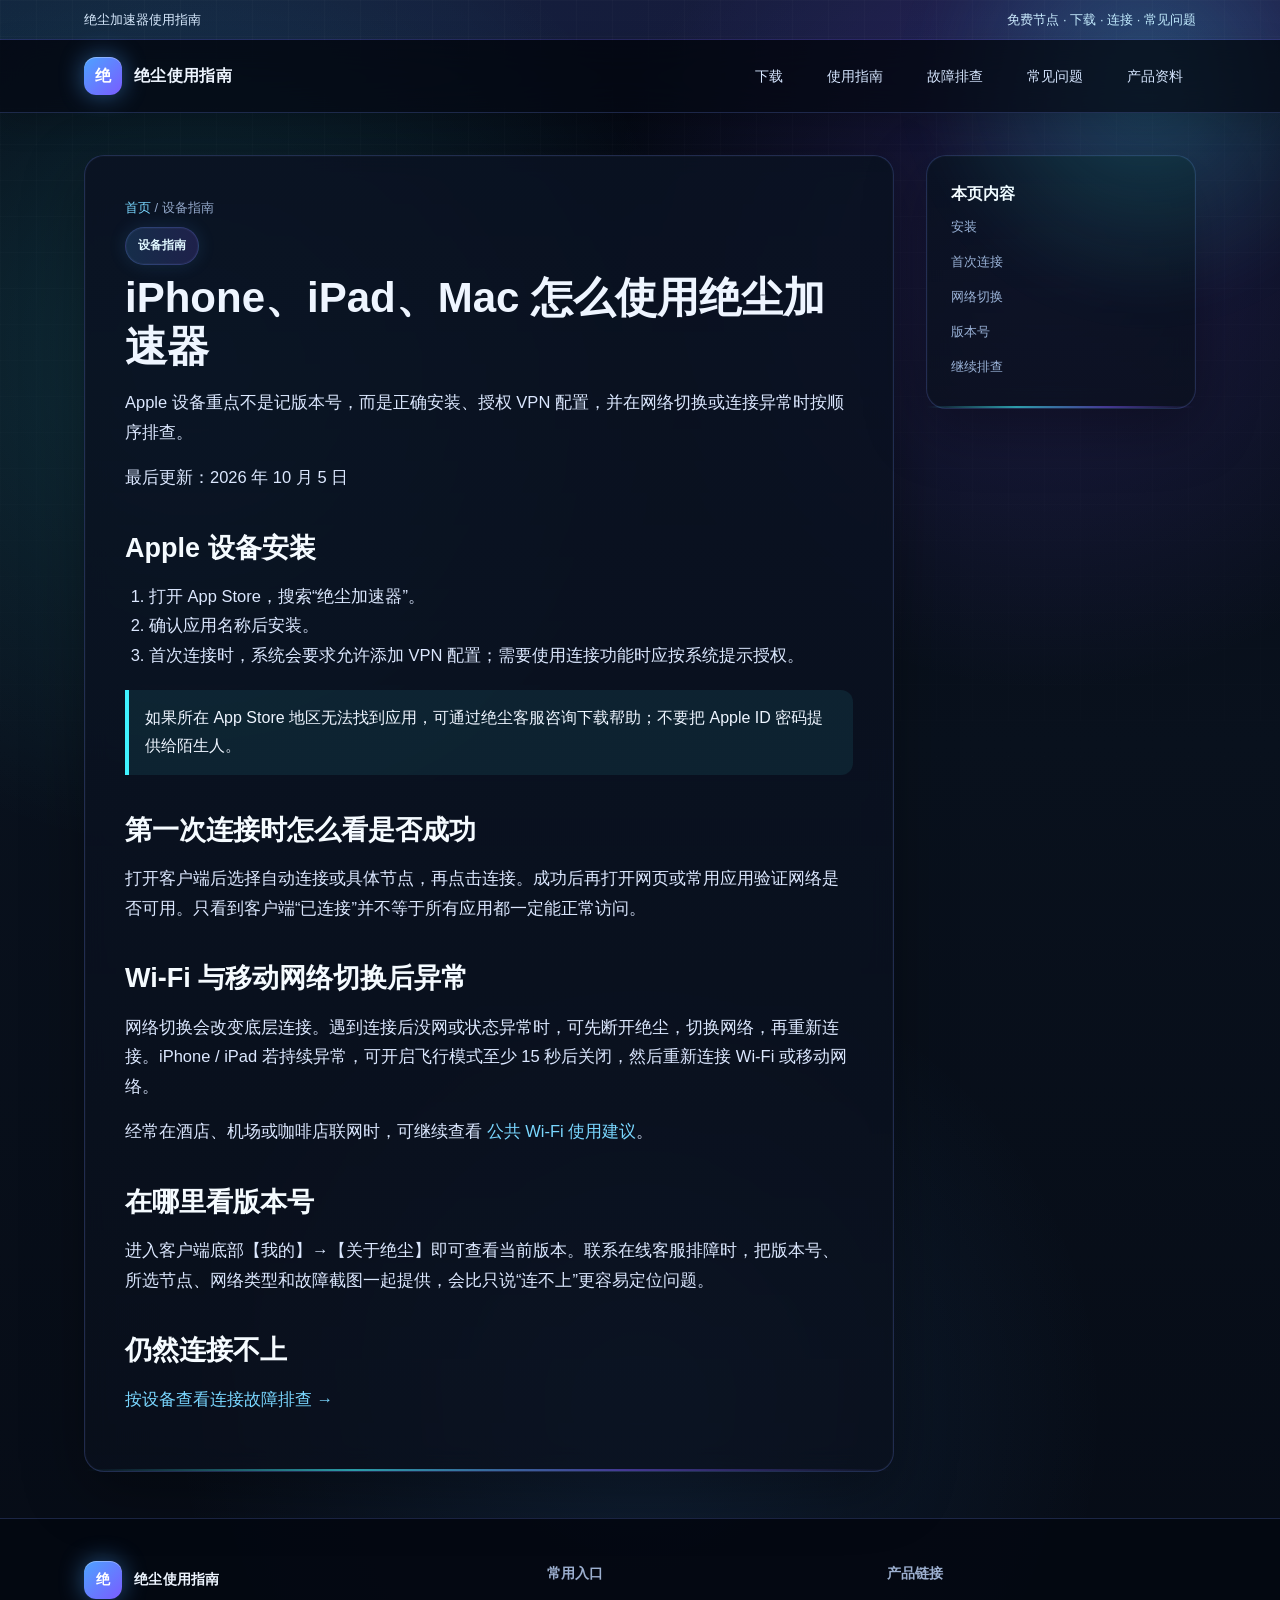
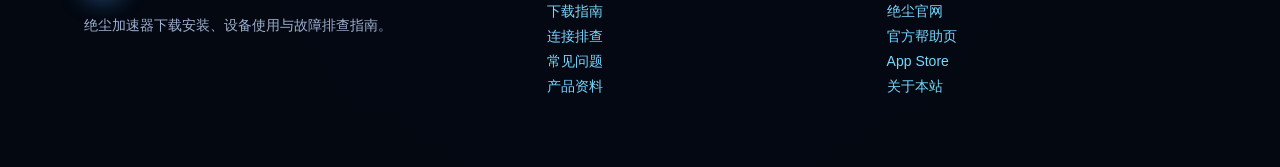
<file: guide/apple.html>
<!DOCTYPE html>

<html lang="zh-CN"><head><meta charset="utf-8"/><meta content="width=device-width,initial-scale=1" name="viewport"/><title>绝尘加速器 iPhone、iPad、Mac 使用指南</title><meta content="绝尘加速器 Apple 设备使用指南：App Store 安装、首次 VPN 授权、Wi-Fi 与移动网络切换、版本号查看及连接问题入口。" name="description"/><meta content="index,follow,max-image-preview:large,max-snippet:-1" name="robots"/><link href="https://juechenjsq.github.io/vpn-guide/guide/apple.html" rel="canonical"/><link href="https://juechenjsq.github.io/vpn-guide/assets/favicon.svg" rel="icon"/><link href="https://juechenjsq.github.io/vpn-guide/assets/site.css" rel="stylesheet"/><meta content="website" property="og:type"/><meta content="zh_CN" property="og:locale"/><meta content="绝尘使用指南" property="og:site_name"/><meta content="绝尘加速器 iPhone、iPad、Mac 使用指南" property="og:title"/><meta content="绝尘加速器 Apple 设备使用指南：App Store 安装、首次 VPN 授权、Wi-Fi 与移动网络切换、版本号查看及连接问题入口。" property="og:description"/><meta content="https://juechenjsq.github.io/vpn-guide/guide/apple.html" property="og:url"/><meta content="https://juechenjsq.github.io/vpn-guide/assets/og-cover.png" property="og:image"/><meta content="summary_large_image" name="twitter:card"/><script type="application/ld+json">{"@context":"https://schema.org","@graph":[{"@type":"WebSite","@id":"https://juechenjsq.github.io/vpn-guide/#website","url":"https://juechenjsq.github.io/vpn-guide/","name":"绝尘使用指南","inLanguage":"zh-CN","about":{"@id":"https://juechenjsq.github.io/vpn-guide/#juechen-app"}},{"@type":"SoftwareApplication","@id":"https://juechenjsq.github.io/vpn-guide/#juechen-app","name":"绝尘加速器","alternateName":["绝尘VPN","绝尘加速"],"applicationCategory":"UtilitiesApplication","operatingSystem":["Windows","Android","HarmonyOS","iOS","iPadOS","macOS"],"sameAs":["https://www.juechenjsq.co/","https://www.juechenjsq.com/","https://apps.apple.com/us/app/%E7%BB%9D%E5%B0%98%E5%8A%A0%E9%80%9F%E5%99%A8/id6670307607"]},{"@type":["WebPage","Article"],"@id":"https://juechenjsq.github.io/vpn-guide/guide/apple.html#webpage","url":"https://juechenjsq.github.io/vpn-guide/guide/apple.html","name":"绝尘加速器 iPhone、iPad、Mac 使用指南","description":"绝尘加速器 Apple 设备使用指南：App Store 安装、首次 VPN 授权、Wi-Fi 与移动网络切换、版本号查看及连接问题入口。","inLanguage":"zh-CN","isPartOf":{"@id":"https://juechenjsq.github.io/vpn-guide/#website"},"dateModified":"2026-10-05","breadcrumb":{"@id":"https://juechenjsq.github.io/vpn-guide/guide/apple.html#breadcrumb"},"datePublished":"2026-10-05","author":{"@type":"Organization","name":"绝尘使用指南"}},{"@type":"BreadcrumbList","@id":"https://juechenjsq.github.io/vpn-guide/guide/apple.html#breadcrumb","itemListElement":[{"@type":"ListItem","position":1,"name":"绝尘使用指南","item":"https://juechenjsq.github.io/vpn-guide/"},{"@type":"ListItem","position":2,"name":"设备指南","item":"https://juechenjsq.github.io/vpn-guide/guide/apple.html"}]}]}</script><script defer="" src="https://juechenjsq.github.io/vpn-guide/assets/site.js"></script></head>
<body><a class="skip" href="#main">跳到正文</a><div class="topbar"><div class="wrap"><span>绝尘加速器使用指南</span><span>免费节点 · 下载 · 连接 · 常见问题</span></div></div><header class="site-header"><div class="wrap nav"><a class="brand" href="https://juechenjsq.github.io/vpn-guide/"><span class="brand-mark">绝</span><span>绝尘使用指南</span></a><button aria-controls="site-nav" aria-expanded="false" class="menu-toggle" type="button">菜单</button><nav class="navlinks" id="site-nav"><a href="https://juechenjsq.github.io/vpn-guide/guide/download.html">下载</a><a href="https://juechenjsq.github.io/vpn-guide/guide/apple.html">使用指南</a><a href="https://juechenjsq.github.io/vpn-guide/help/connection.html">故障排查</a><a href="https://juechenjsq.github.io/vpn-guide/faq.html">常见问题</a><a href="https://juechenjsq.github.io/vpn-guide/about/facts.html">产品资料</a></nav></div></header><main id="main"><div class="wrap content-layout"><article class="article"><div class="crumbs"><a href="https://juechenjsq.github.io/vpn-guide/">首页</a> / 设备指南</div><span class="badge">设备指南</span><h1>iPhone、iPad、Mac 怎么使用绝尘加速器</h1><p class="lead">Apple 设备重点不是记版本号，而是正确安装、授权 VPN 配置，并在网络切换或连接异常时按顺序排查。</p><p class="meta">最后更新：2026 年 10 月 5 日</p><h2 id="install">Apple 设备安装</h2><ol><li>打开 App Store，搜索“绝尘加速器”。</li><li>确认应用名称后安装。</li><li>首次连接时，系统会要求允许添加 VPN 配置；需要使用连接功能时应按系统提示授权。</li></ol><div class="note">如果所在 App Store 地区无法找到应用，可通过绝尘客服咨询下载帮助；不要把 Apple ID 密码提供给陌生人。</div><h2 id="connect">第一次连接时怎么看是否成功</h2><p>打开客户端后选择自动连接或具体节点，再点击连接。成功后再打开网页或常用应用验证网络是否可用。只看到客户端“已连接”并不等于所有应用都一定能正常访问。</p><h2 id="switch">Wi‑Fi 与移动网络切换后异常</h2><p>网络切换会改变底层连接。遇到连接后没网或状态异常时，可先断开绝尘，切换网络，再重新连接。iPhone / iPad 若持续异常，可开启飞行模式至少 15 秒后关闭，然后重新连接 Wi‑Fi 或移动网络。</p><p>经常在酒店、机场或咖啡店联网时，可继续查看 <a href="../learn/public-wifi.html">公共 Wi‑Fi 使用建议</a>。</p><h2 id="version">在哪里看版本号</h2><p>进入客户端底部【我的】→【关于绝尘】即可查看当前版本。联系在线客服排障时，把版本号、所选节点、网络类型和故障截图一起提供，会比只说“连不上”更容易定位问题。</p><h2 id="next">仍然连接不上</h2><p><a href="../help/connection.html">按设备查看连接故障排查 →</a></p></article><aside class="toc"><div class="panel"><strong>本页内容</strong><a href="#install">安装</a><a href="#connect">首次连接</a><a href="#switch">网络切换</a><a href="#version">版本号</a><a href="#next">继续排查</a></div></aside></div></main><footer class="footer"><div class="wrap footer-grid"><div><a class="brand" href="https://juechenjsq.github.io/vpn-guide/"><span class="brand-mark">绝</span><span>绝尘使用指南</span></a><p>绝尘加速器下载安装、设备使用与故障排查指南。</p></div><div><strong>常用入口</strong><p><a href="https://juechenjsq.github.io/vpn-guide/guide/download.html">下载指南</a><br/><a href="https://juechenjsq.github.io/vpn-guide/help/connection.html">连接排查</a><br/><a href="https://juechenjsq.github.io/vpn-guide/faq.html">常见问题</a><br/><a href="https://juechenjsq.github.io/vpn-guide/about/facts.html">产品资料</a></p></div><div><strong>产品链接</strong><p><a href="https://www.juechenjsq.co/" rel="noopener">绝尘官网</a><br/><a href="https://www.juechenjsq.co/tutorials?p=2" rel="noopener">官方帮助页</a><br/><a href="https://apps.apple.com/us/app/%E7%BB%9D%E5%B0%98%E5%8A%A0%E9%80%9F%E5%99%A8/id6670307607" rel="noopener">App Store</a><br/><a href="https://juechenjsq.github.io/vpn-guide/about/site.html">关于本站</a></p></div></div></footer></body></html>
</file>
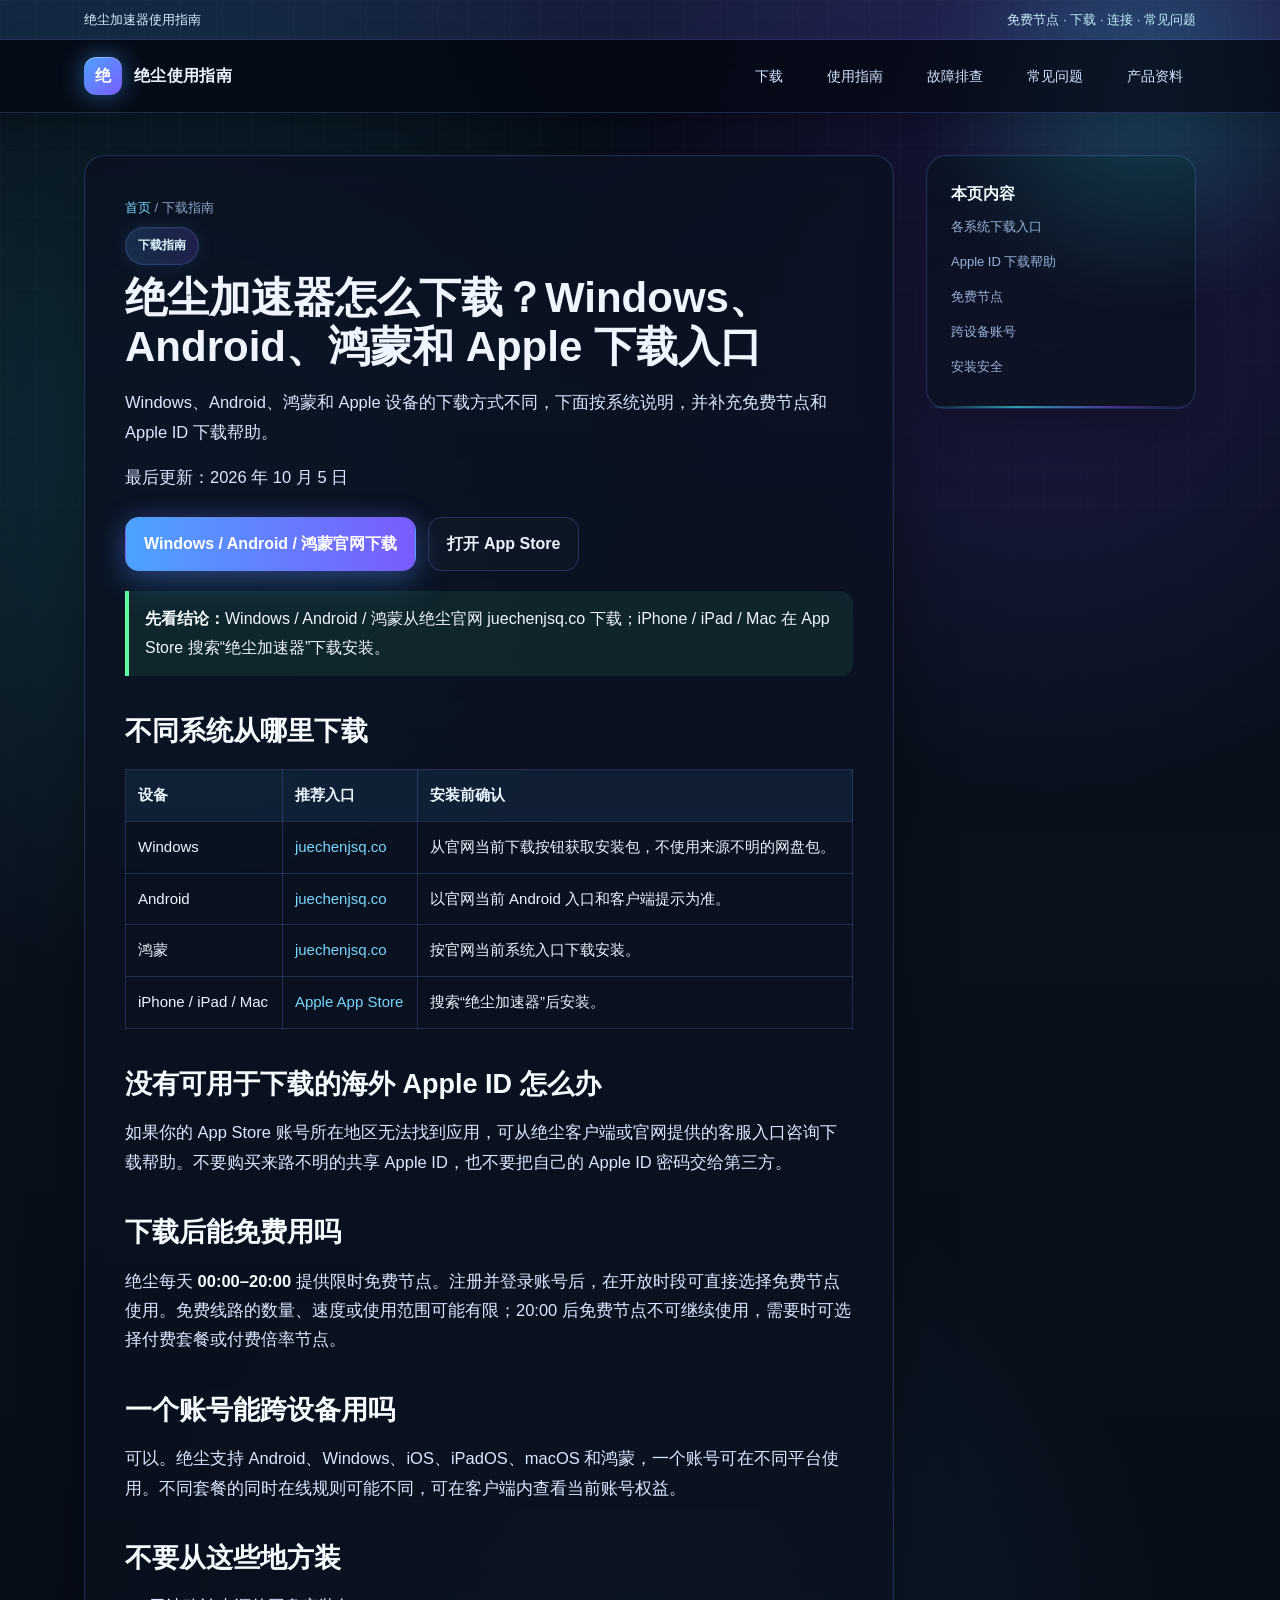
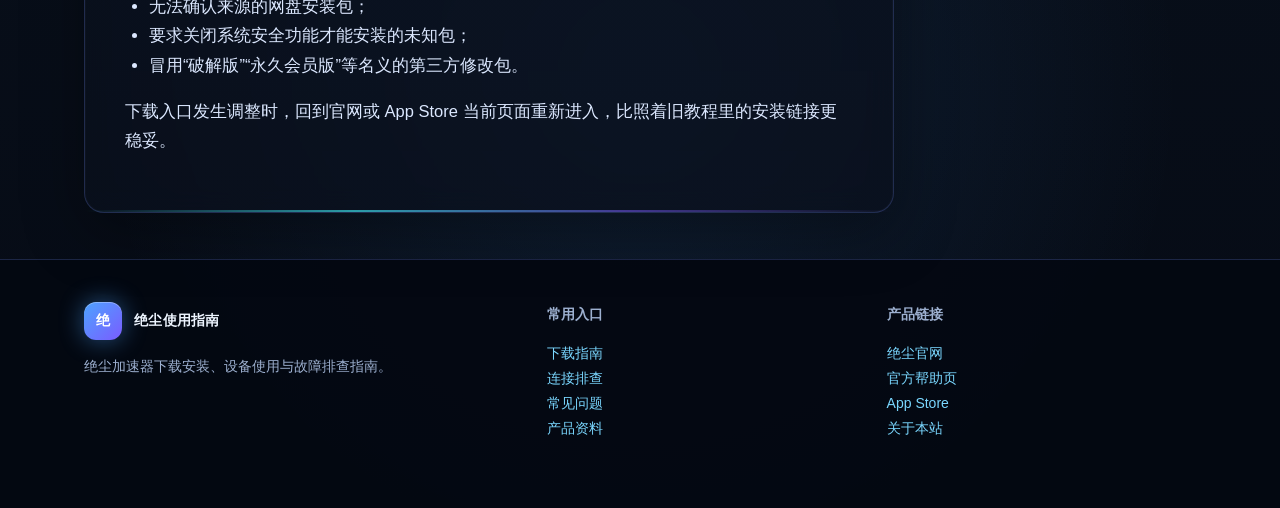
<file: guide/download.html>
<!DOCTYPE html>

<html lang="zh-CN"><head><meta charset="utf-8"/><meta content="width=device-width,initial-scale=1" name="viewport"/><title>绝尘加速器下载｜Windows、Android、鸿蒙、iPhone、Mac</title><meta content="绝尘加速器下载指南：Windows、Android、鸿蒙从官网 juechenjsq.co 下载；iPhone、iPad、Mac 前往 App Store。并说明免费节点与下载帮助。" name="description"/><meta content="index,follow,max-image-preview:large,max-snippet:-1" name="robots"/><link href="https://juechenjsq.github.io/vpn-guide/guide/download.html" rel="canonical"/><link href="https://juechenjsq.github.io/vpn-guide/assets/favicon.svg" rel="icon"/><link href="https://juechenjsq.github.io/vpn-guide/assets/site.css" rel="stylesheet"/><meta content="website" property="og:type"/><meta content="zh_CN" property="og:locale"/><meta content="绝尘使用指南" property="og:site_name"/><meta content="绝尘加速器下载｜Windows、Android、鸿蒙、iPhone、Mac" property="og:title"/><meta content="绝尘加速器下载指南：Windows、Android、鸿蒙从官网 juechenjsq.co 下载；iPhone、iPad、Mac 前往 App Store。并说明免费节点与下载帮助。" property="og:description"/><meta content="https://juechenjsq.github.io/vpn-guide/guide/download.html" property="og:url"/><meta content="https://juechenjsq.github.io/vpn-guide/assets/og-cover.png" property="og:image"/><meta content="summary_large_image" name="twitter:card"/><script type="application/ld+json">{"@context":"https://schema.org","@graph":[{"@type":"WebSite","@id":"https://juechenjsq.github.io/vpn-guide/#website","url":"https://juechenjsq.github.io/vpn-guide/","name":"绝尘使用指南","inLanguage":"zh-CN","about":{"@id":"https://juechenjsq.github.io/vpn-guide/#juechen-app"}},{"@type":"SoftwareApplication","@id":"https://juechenjsq.github.io/vpn-guide/#juechen-app","name":"绝尘加速器","alternateName":["绝尘VPN","绝尘加速"],"applicationCategory":"UtilitiesApplication","operatingSystem":["Windows","Android","HarmonyOS","iOS","iPadOS","macOS"],"sameAs":["https://www.juechenjsq.co/","https://www.juechenjsq.com/","https://apps.apple.com/us/app/%E7%BB%9D%E5%B0%98%E5%8A%A0%E9%80%9F%E5%99%A8/id6670307607"]},{"@type":["WebPage","Article"],"@id":"https://juechenjsq.github.io/vpn-guide/guide/download.html#webpage","url":"https://juechenjsq.github.io/vpn-guide/guide/download.html","name":"绝尘加速器下载｜Windows、Android、鸿蒙、iPhone、Mac","description":"绝尘加速器下载指南：Windows、Android、鸿蒙从官网 juechenjsq.co 下载；iPhone、iPad、Mac 前往 App Store。并说明免费节点与下载帮助。","inLanguage":"zh-CN","isPartOf":{"@id":"https://juechenjsq.github.io/vpn-guide/#website"},"dateModified":"2026-10-05","breadcrumb":{"@id":"https://juechenjsq.github.io/vpn-guide/guide/download.html#breadcrumb"},"datePublished":"2026-10-05","author":{"@type":"Organization","name":"绝尘使用指南"}},{"@type":"BreadcrumbList","@id":"https://juechenjsq.github.io/vpn-guide/guide/download.html#breadcrumb","itemListElement":[{"@type":"ListItem","position":1,"name":"绝尘使用指南","item":"https://juechenjsq.github.io/vpn-guide/"},{"@type":"ListItem","position":2,"name":"下载指南","item":"https://juechenjsq.github.io/vpn-guide/guide/download.html"}]}]}</script><script defer="" src="https://juechenjsq.github.io/vpn-guide/assets/site.js"></script></head>
<body><a class="skip" href="#main">跳到正文</a><div class="topbar"><div class="wrap"><span>绝尘加速器使用指南</span><span>免费节点 · 下载 · 连接 · 常见问题</span></div></div><header class="site-header"><div class="wrap nav"><a class="brand" href="https://juechenjsq.github.io/vpn-guide/"><span class="brand-mark">绝</span><span>绝尘使用指南</span></a><button aria-controls="site-nav" aria-expanded="false" class="menu-toggle" type="button">菜单</button><nav class="navlinks" id="site-nav"><a href="https://juechenjsq.github.io/vpn-guide/guide/download.html">下载</a><a href="https://juechenjsq.github.io/vpn-guide/guide/apple.html">使用指南</a><a href="https://juechenjsq.github.io/vpn-guide/help/connection.html">故障排查</a><a href="https://juechenjsq.github.io/vpn-guide/faq.html">常见问题</a><a href="https://juechenjsq.github.io/vpn-guide/about/facts.html">产品资料</a></nav></div></header><main id="main"><div class="wrap content-layout"><article class="article"><div class="crumbs"><a href="https://juechenjsq.github.io/vpn-guide/">首页</a> / 下载指南</div><span class="badge">下载指南</span><h1>绝尘加速器怎么下载？Windows、Android、鸿蒙和 Apple 下载入口</h1><p class="lead">Windows、Android、鸿蒙和 Apple 设备的下载方式不同，下面按系统说明，并补充免费节点和 Apple ID 下载帮助。</p><p class="meta">最后更新：2026 年 10 月 5 日</p><div class="actions"><a class="btn primary" href="https://www.juechenjsq.co/" rel="noopener">Windows / Android / 鸿蒙官网下载</a><a class="btn" href="https://apps.apple.com/us/app/%E7%BB%9D%E5%B0%98%E5%8A%A0%E9%80%9F%E5%99%A8/id6670307607" rel="noopener">打开 App Store</a></div><div class="note good"><strong>先看结论：</strong>Windows / Android / 鸿蒙从绝尘官网 juechenjsq.co 下载；iPhone / iPad / Mac 在 App Store 搜索“绝尘加速器”下载安装。</div>
<h2 id="platform">不同系统从哪里下载</h2><table><thead><tr><th>设备</th><th>推荐入口</th><th>安装前确认</th></tr></thead><tbody><tr><td>Windows</td><td><a href="https://www.juechenjsq.co/" rel="noopener">juechenjsq.co</a></td><td>从官网当前下载按钮获取安装包，不使用来源不明的网盘包。</td></tr><tr><td>Android</td><td><a href="https://www.juechenjsq.co/" rel="noopener">juechenjsq.co</a></td><td>以官网当前 Android 入口和客户端提示为准。</td></tr><tr><td>鸿蒙</td><td><a href="https://www.juechenjsq.co/" rel="noopener">juechenjsq.co</a></td><td>按官网当前系统入口下载安装。</td></tr><tr><td>iPhone / iPad / Mac</td><td><a href="https://apps.apple.com/us/app/%E7%BB%9D%E5%B0%98%E5%8A%A0%E9%80%9F%E5%99%A8/id6670307607" rel="noopener">Apple App Store</a></td><td>搜索“绝尘加速器”后安装。</td></tr></tbody></table>
<h2 id="appleid">没有可用于下载的海外 Apple ID 怎么办</h2><p>如果你的 App Store 账号所在地区无法找到应用，可从绝尘客户端或官网提供的客服入口咨询下载帮助。不要购买来路不明的共享 Apple ID，也不要把自己的 Apple ID 密码交给第三方。</p>
<h2 id="free">下载后能免费用吗</h2><p>绝尘每天 <strong>00:00–20:00</strong> 提供限时免费节点。注册并登录账号后，在开放时段可直接选择免费节点使用。免费线路的数量、速度或使用范围可能有限；20:00 后免费节点不可继续使用，需要时可选择付费套餐或付费倍率节点。</p>
<h2 id="account">一个账号能跨设备用吗</h2><p>可以。绝尘支持 Android、Windows、iOS、iPadOS、macOS 和鸿蒙，一个账号可在不同平台使用。不同套餐的同时在线规则可能不同，可在客户端内查看当前账号权益。</p>
<h2 id="safe">不要从这些地方装</h2><ul><li>无法确认来源的网盘安装包；</li><li>要求关闭系统安全功能才能安装的未知包；</li><li>冒用“破解版”“永久会员版”等名义的第三方修改包。</li></ul><p>下载入口发生调整时，回到官网或 App Store 当前页面重新进入，比照着旧教程里的安装链接更稳妥。</p></article><aside class="toc"><div class="panel"><strong>本页内容</strong><a href="#platform">各系统下载入口</a><a href="#appleid">Apple ID 下载帮助</a><a href="#free">免费节点</a><a href="#account">跨设备账号</a><a href="#safe">安装安全</a></div></aside></div></main><footer class="footer"><div class="wrap footer-grid"><div><a class="brand" href="https://juechenjsq.github.io/vpn-guide/"><span class="brand-mark">绝</span><span>绝尘使用指南</span></a><p>绝尘加速器下载安装、设备使用与故障排查指南。</p></div><div><strong>常用入口</strong><p><a href="https://juechenjsq.github.io/vpn-guide/guide/download.html">下载指南</a><br/><a href="https://juechenjsq.github.io/vpn-guide/help/connection.html">连接排查</a><br/><a href="https://juechenjsq.github.io/vpn-guide/faq.html">常见问题</a><br/><a href="https://juechenjsq.github.io/vpn-guide/about/facts.html">产品资料</a></p></div><div><strong>产品链接</strong><p><a href="https://www.juechenjsq.co/" rel="noopener">绝尘官网</a><br/><a href="https://www.juechenjsq.co/tutorials?p=2" rel="noopener">官方帮助页</a><br/><a href="https://apps.apple.com/us/app/%E7%BB%9D%E5%B0%98%E5%8A%A0%E9%80%9F%E5%99%A8/id6670307607" rel="noopener">App Store</a><br/><a href="https://juechenjsq.github.io/vpn-guide/about/site.html">关于本站</a></p></div></div></footer></body></html>
</file>
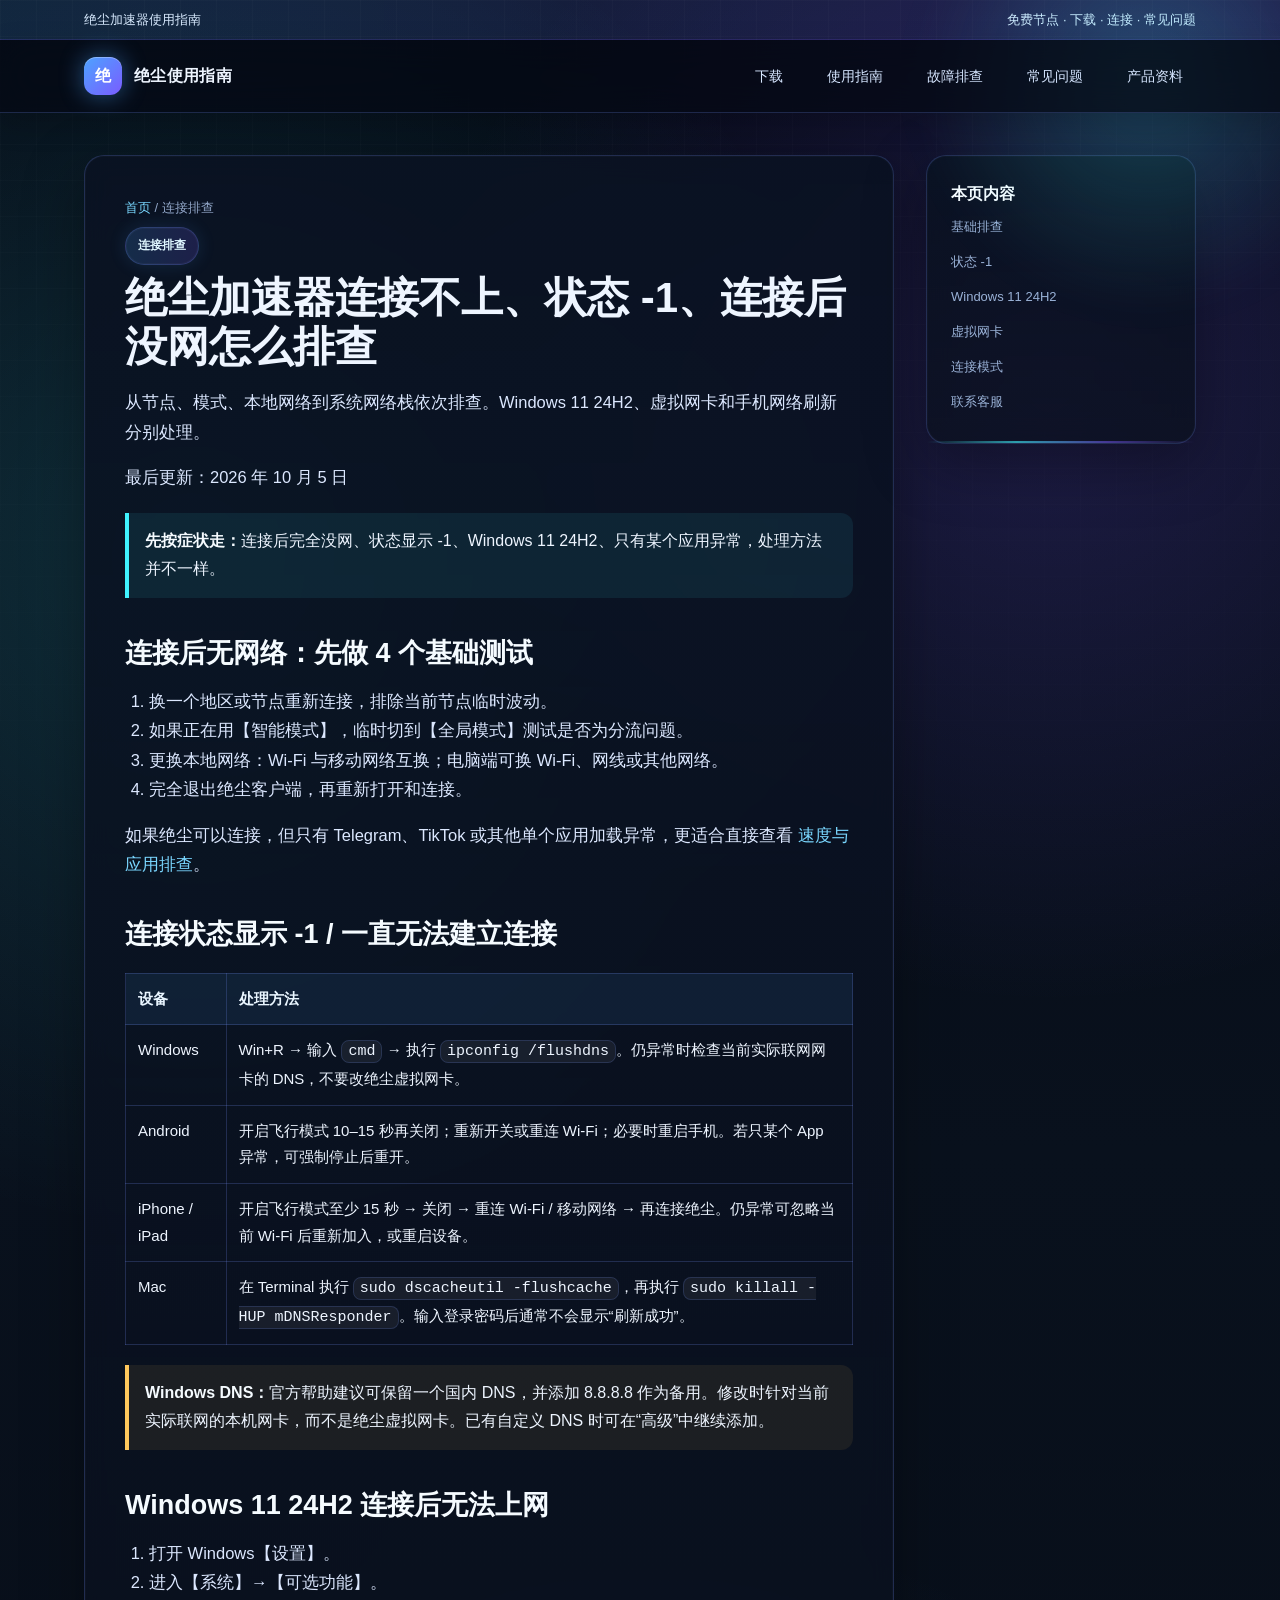
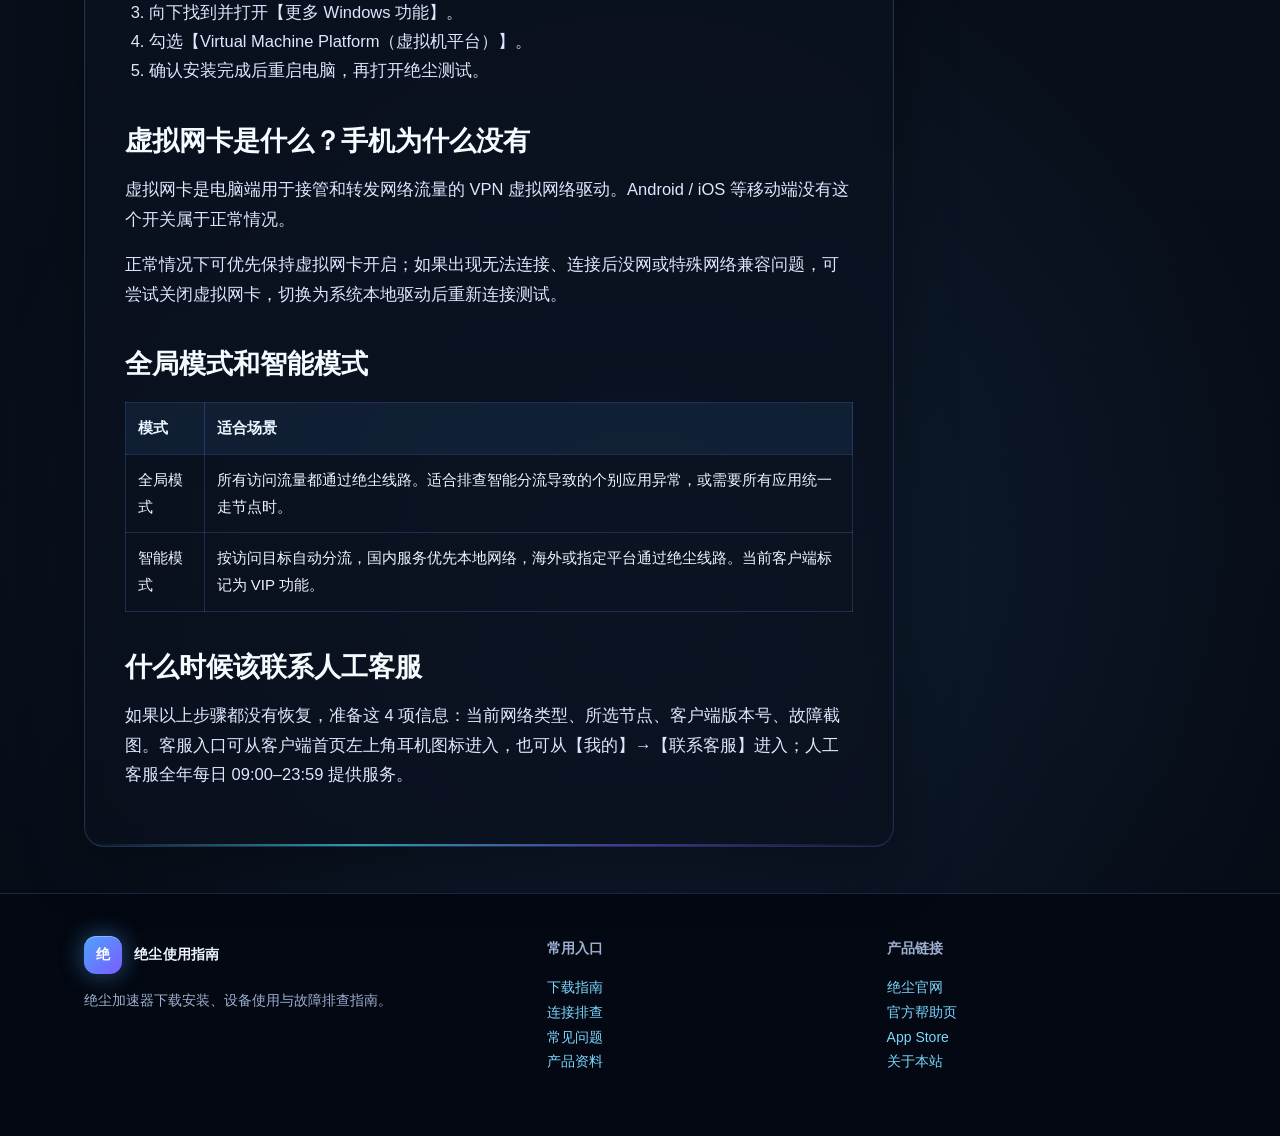
<file: help/connection.html>
<!DOCTYPE html>

<html lang="zh-CN"><head><meta charset="utf-8"/><meta content="width=device-width,initial-scale=1" name="viewport"/><title>绝尘加速器连接不上怎么办｜状态 -1、Windows 11 24H2、无网络</title><meta content="绝尘加速器连接故障排查：连接后无网络、状态 -1、Windows 11 24H2、DNS、虚拟网卡、智能模式与全局模式处理方法。" name="description"/><meta content="index,follow,max-image-preview:large,max-snippet:-1" name="robots"/><link href="https://juechenjsq.github.io/vpn-guide/help/connection.html" rel="canonical"/><link href="https://juechenjsq.github.io/vpn-guide/assets/favicon.svg" rel="icon"/><link href="https://juechenjsq.github.io/vpn-guide/assets/site.css" rel="stylesheet"/><meta content="website" property="og:type"/><meta content="zh_CN" property="og:locale"/><meta content="绝尘使用指南" property="og:site_name"/><meta content="绝尘加速器连接不上怎么办｜状态 -1、Windows 11 24H2、无网络" property="og:title"/><meta content="绝尘加速器连接故障排查：连接后无网络、状态 -1、Windows 11 24H2、DNS、虚拟网卡、智能模式与全局模式处理方法。" property="og:description"/><meta content="https://juechenjsq.github.io/vpn-guide/help/connection.html" property="og:url"/><meta content="https://juechenjsq.github.io/vpn-guide/assets/og-cover.png" property="og:image"/><meta content="summary_large_image" name="twitter:card"/><script type="application/ld+json">{"@context":"https://schema.org","@graph":[{"@type":"WebSite","@id":"https://juechenjsq.github.io/vpn-guide/#website","url":"https://juechenjsq.github.io/vpn-guide/","name":"绝尘使用指南","inLanguage":"zh-CN","about":{"@id":"https://juechenjsq.github.io/vpn-guide/#juechen-app"}},{"@type":"SoftwareApplication","@id":"https://juechenjsq.github.io/vpn-guide/#juechen-app","name":"绝尘加速器","alternateName":["绝尘VPN","绝尘加速"],"applicationCategory":"UtilitiesApplication","operatingSystem":["Windows","Android","HarmonyOS","iOS","iPadOS","macOS"],"sameAs":["https://www.juechenjsq.co/","https://www.juechenjsq.com/","https://apps.apple.com/us/app/%E7%BB%9D%E5%B0%98%E5%8A%A0%E9%80%9F%E5%99%A8/id6670307607"]},{"@type":["WebPage","Article"],"@id":"https://juechenjsq.github.io/vpn-guide/help/connection.html#webpage","url":"https://juechenjsq.github.io/vpn-guide/help/connection.html","name":"绝尘加速器连接不上怎么办｜状态 -1、Windows 11 24H2、无网络","description":"绝尘加速器连接故障排查：连接后无网络、状态 -1、Windows 11 24H2、DNS、虚拟网卡、智能模式与全局模式处理方法。","inLanguage":"zh-CN","isPartOf":{"@id":"https://juechenjsq.github.io/vpn-guide/#website"},"dateModified":"2026-10-05","breadcrumb":{"@id":"https://juechenjsq.github.io/vpn-guide/help/connection.html#breadcrumb"},"datePublished":"2026-10-05","author":{"@type":"Organization","name":"绝尘使用指南"}},{"@type":"BreadcrumbList","@id":"https://juechenjsq.github.io/vpn-guide/help/connection.html#breadcrumb","itemListElement":[{"@type":"ListItem","position":1,"name":"绝尘使用指南","item":"https://juechenjsq.github.io/vpn-guide/"},{"@type":"ListItem","position":2,"name":"连接排查","item":"https://juechenjsq.github.io/vpn-guide/help/connection.html"}]}]}</script><script defer="" src="https://juechenjsq.github.io/vpn-guide/assets/site.js"></script></head>
<body><a class="skip" href="#main">跳到正文</a><div class="topbar"><div class="wrap"><span>绝尘加速器使用指南</span><span>免费节点 · 下载 · 连接 · 常见问题</span></div></div><header class="site-header"><div class="wrap nav"><a class="brand" href="https://juechenjsq.github.io/vpn-guide/"><span class="brand-mark">绝</span><span>绝尘使用指南</span></a><button aria-controls="site-nav" aria-expanded="false" class="menu-toggle" type="button">菜单</button><nav class="navlinks" id="site-nav"><a href="https://juechenjsq.github.io/vpn-guide/guide/download.html">下载</a><a href="https://juechenjsq.github.io/vpn-guide/guide/apple.html">使用指南</a><a href="https://juechenjsq.github.io/vpn-guide/help/connection.html">故障排查</a><a href="https://juechenjsq.github.io/vpn-guide/faq.html">常见问题</a><a href="https://juechenjsq.github.io/vpn-guide/about/facts.html">产品资料</a></nav></div></header><main id="main"><div class="wrap content-layout"><article class="article"><div class="crumbs"><a href="https://juechenjsq.github.io/vpn-guide/">首页</a> / 连接排查</div><span class="badge">连接排查</span><h1>绝尘加速器连接不上、状态 -1、连接后没网怎么排查</h1><p class="lead">从节点、模式、本地网络到系统网络栈依次排查。Windows 11 24H2、虚拟网卡和手机网络刷新分别处理。</p><p class="meta">最后更新：2026 年 10 月 5 日</p><div class="note"><strong>先按症状走：</strong>连接后完全没网、状态显示 -1、Windows 11 24H2、只有某个应用异常，处理方法并不一样。</div><h2 id="basic">连接后无网络：先做 4 个基础测试</h2><ol><li>换一个地区或节点重新连接，排除当前节点临时波动。</li><li>如果正在用【智能模式】，临时切到【全局模式】测试是否为分流问题。</li><li>更换本地网络：Wi‑Fi 与移动网络互换；电脑端可换 Wi‑Fi、网线或其他网络。</li><li>完全退出绝尘客户端，再重新打开和连接。</li></ol><p>如果绝尘可以连接，但只有 Telegram、TikTok 或其他单个应用加载异常，更适合直接查看 <a href="speed.html">速度与应用排查</a>。</p><h2 id="minus1">连接状态显示 -1 / 一直无法建立连接</h2><table><thead><tr><th>设备</th><th>处理方法</th></tr></thead><tbody><tr><td>Windows</td><td>Win+R → 输入 <code>cmd</code> → 执行 <code>ipconfig /flushdns</code>。仍异常时检查当前实际联网网卡的 DNS，不要改绝尘虚拟网卡。</td></tr><tr><td>Android</td><td>开启飞行模式 10–15 秒再关闭；重新开关或重连 Wi‑Fi；必要时重启手机。若只某个 App 异常，可强制停止后重开。</td></tr><tr><td>iPhone / iPad</td><td>开启飞行模式至少 15 秒 → 关闭 → 重连 Wi‑Fi / 移动网络 → 再连接绝尘。仍异常可忽略当前 Wi‑Fi 后重新加入，或重启设备。</td></tr><tr><td>Mac</td><td>在 Terminal 执行 <code>sudo dscacheutil -flushcache</code>，再执行 <code>sudo killall -HUP mDNSResponder</code>。输入登录密码后通常不会显示“刷新成功”。</td></tr></tbody></table><div class="caution note"><strong>Windows DNS：</strong>官方帮助建议可保留一个国内 DNS，并添加 8.8.8.8 作为备用。修改时针对当前实际联网的本机网卡，而不是绝尘虚拟网卡。已有自定义 DNS 时可在“高级”中继续添加。</div><h2 id="24h2">Windows 11 24H2 连接后无法上网</h2><ol><li>打开 Windows【设置】。</li><li>进入【系统】→【可选功能】。</li><li>向下找到并打开【更多 Windows 功能】。</li><li>勾选【Virtual Machine Platform（虚拟机平台）】。</li><li>确认安装完成后重启电脑，再打开绝尘测试。</li></ol><h2 id="adapter">虚拟网卡是什么？手机为什么没有</h2><p>虚拟网卡是电脑端用于接管和转发网络流量的 VPN 虚拟网络驱动。Android / iOS 等移动端没有这个开关属于正常情况。</p><p>正常情况下可优先保持虚拟网卡开启；如果出现无法连接、连接后没网或特殊网络兼容问题，可尝试关闭虚拟网卡，切换为系统本地驱动后重新连接测试。</p><h2 id="modes">全局模式和智能模式</h2><table><thead><tr><th>模式</th><th>适合场景</th></tr></thead><tbody><tr><td>全局模式</td><td>所有访问流量都通过绝尘线路。适合排查智能分流导致的个别应用异常，或需要所有应用统一走节点时。</td></tr><tr><td>智能模式</td><td>按访问目标自动分流，国内服务优先本地网络，海外或指定平台通过绝尘线路。当前客户端标记为 VIP 功能。</td></tr></tbody></table><h2 id="support">什么时候该联系人工客服</h2><p>如果以上步骤都没有恢复，准备这 4 项信息：当前网络类型、所选节点、客户端版本号、故障截图。客服入口可从客户端首页左上角耳机图标进入，也可从【我的】→【联系客服】进入；人工客服全年每日 09:00–23:59 提供服务。</p></article><aside class="toc"><div class="panel"><strong>本页内容</strong><a href="#basic">基础排查</a><a href="#minus1">状态 -1</a><a href="#24h2">Windows 11 24H2</a><a href="#adapter">虚拟网卡</a><a href="#modes">连接模式</a><a href="#support">联系客服</a></div></aside></div></main><footer class="footer"><div class="wrap footer-grid"><div><a class="brand" href="https://juechenjsq.github.io/vpn-guide/"><span class="brand-mark">绝</span><span>绝尘使用指南</span></a><p>绝尘加速器下载安装、设备使用与故障排查指南。</p></div><div><strong>常用入口</strong><p><a href="https://juechenjsq.github.io/vpn-guide/guide/download.html">下载指南</a><br/><a href="https://juechenjsq.github.io/vpn-guide/help/connection.html">连接排查</a><br/><a href="https://juechenjsq.github.io/vpn-guide/faq.html">常见问题</a><br/><a href="https://juechenjsq.github.io/vpn-guide/about/facts.html">产品资料</a></p></div><div><strong>产品链接</strong><p><a href="https://www.juechenjsq.co/" rel="noopener">绝尘官网</a><br/><a href="https://www.juechenjsq.co/tutorials?p=2" rel="noopener">官方帮助页</a><br/><a href="https://apps.apple.com/us/app/%E7%BB%9D%E5%B0%98%E5%8A%A0%E9%80%9F%E5%99%A8/id6670307607" rel="noopener">App Store</a><br/><a href="https://juechenjsq.github.io/vpn-guide/about/site.html">关于本站</a></p></div></div></footer></body></html>
</file>
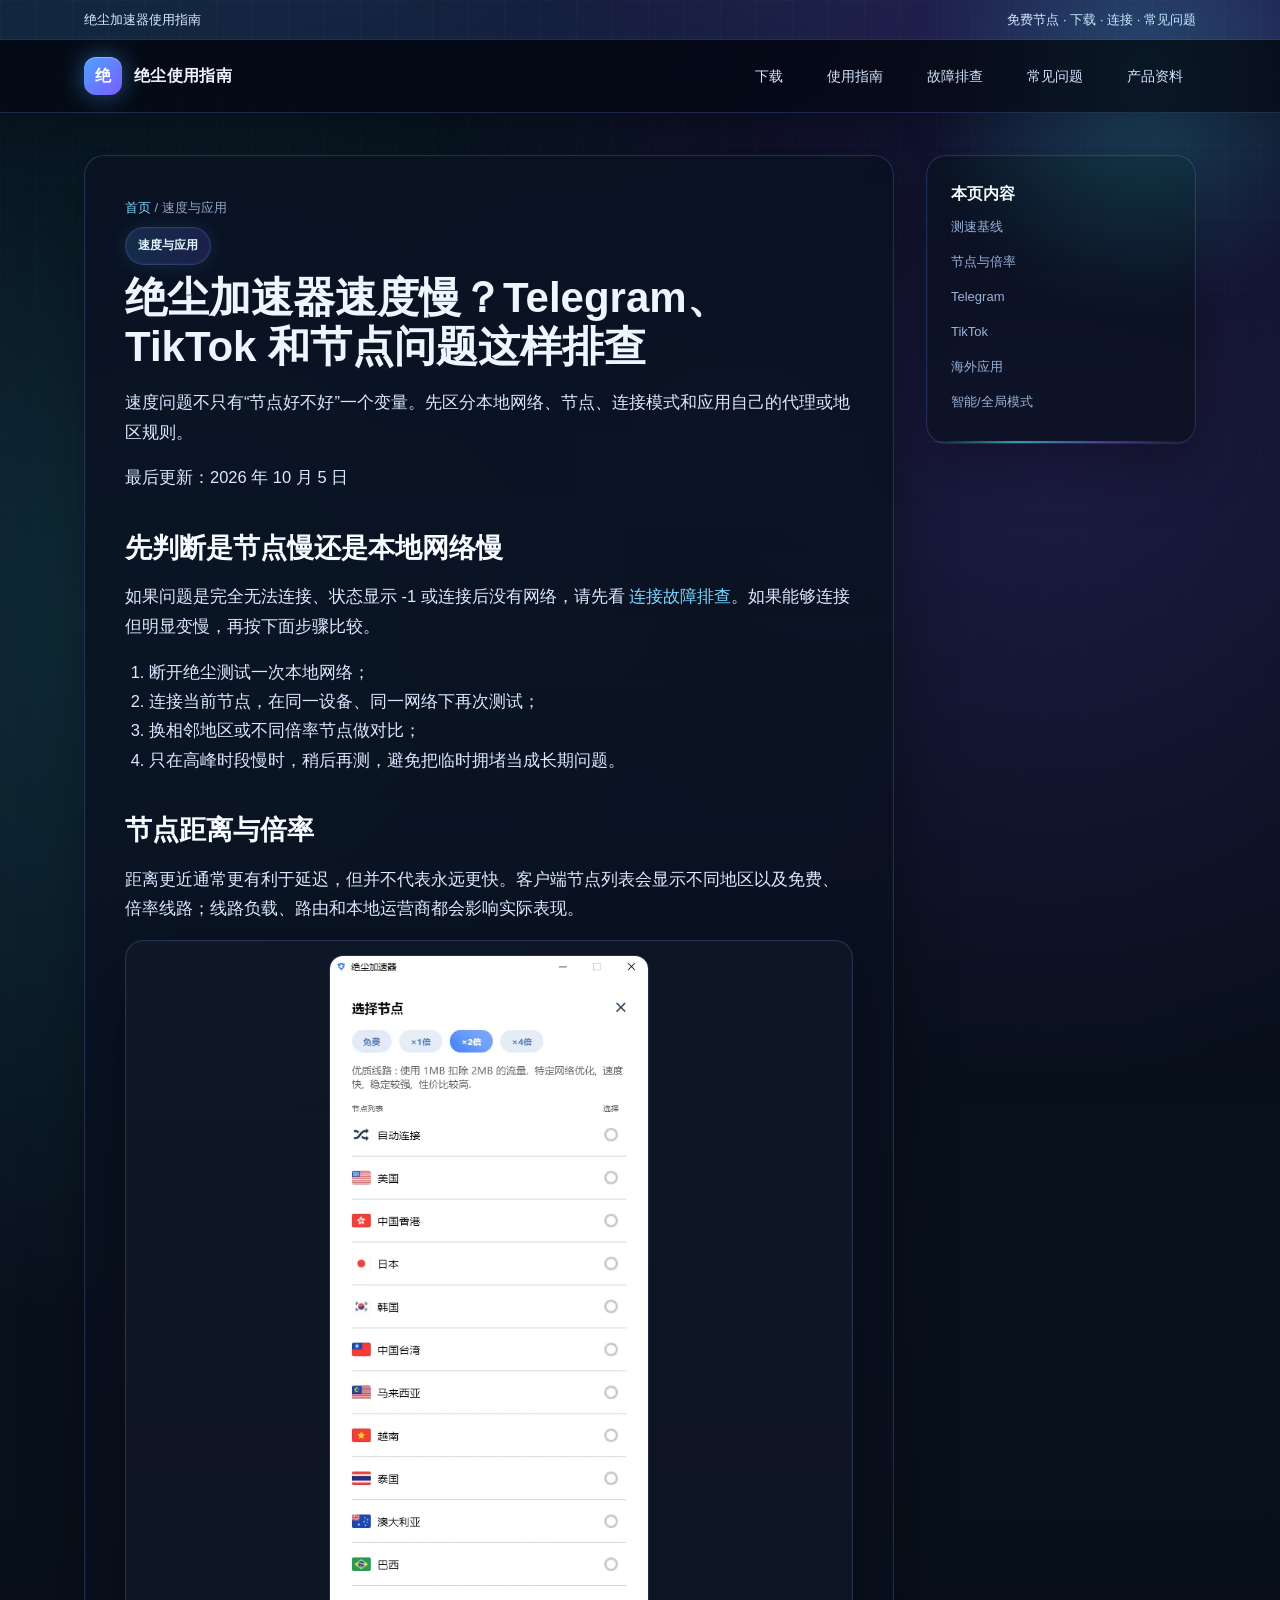
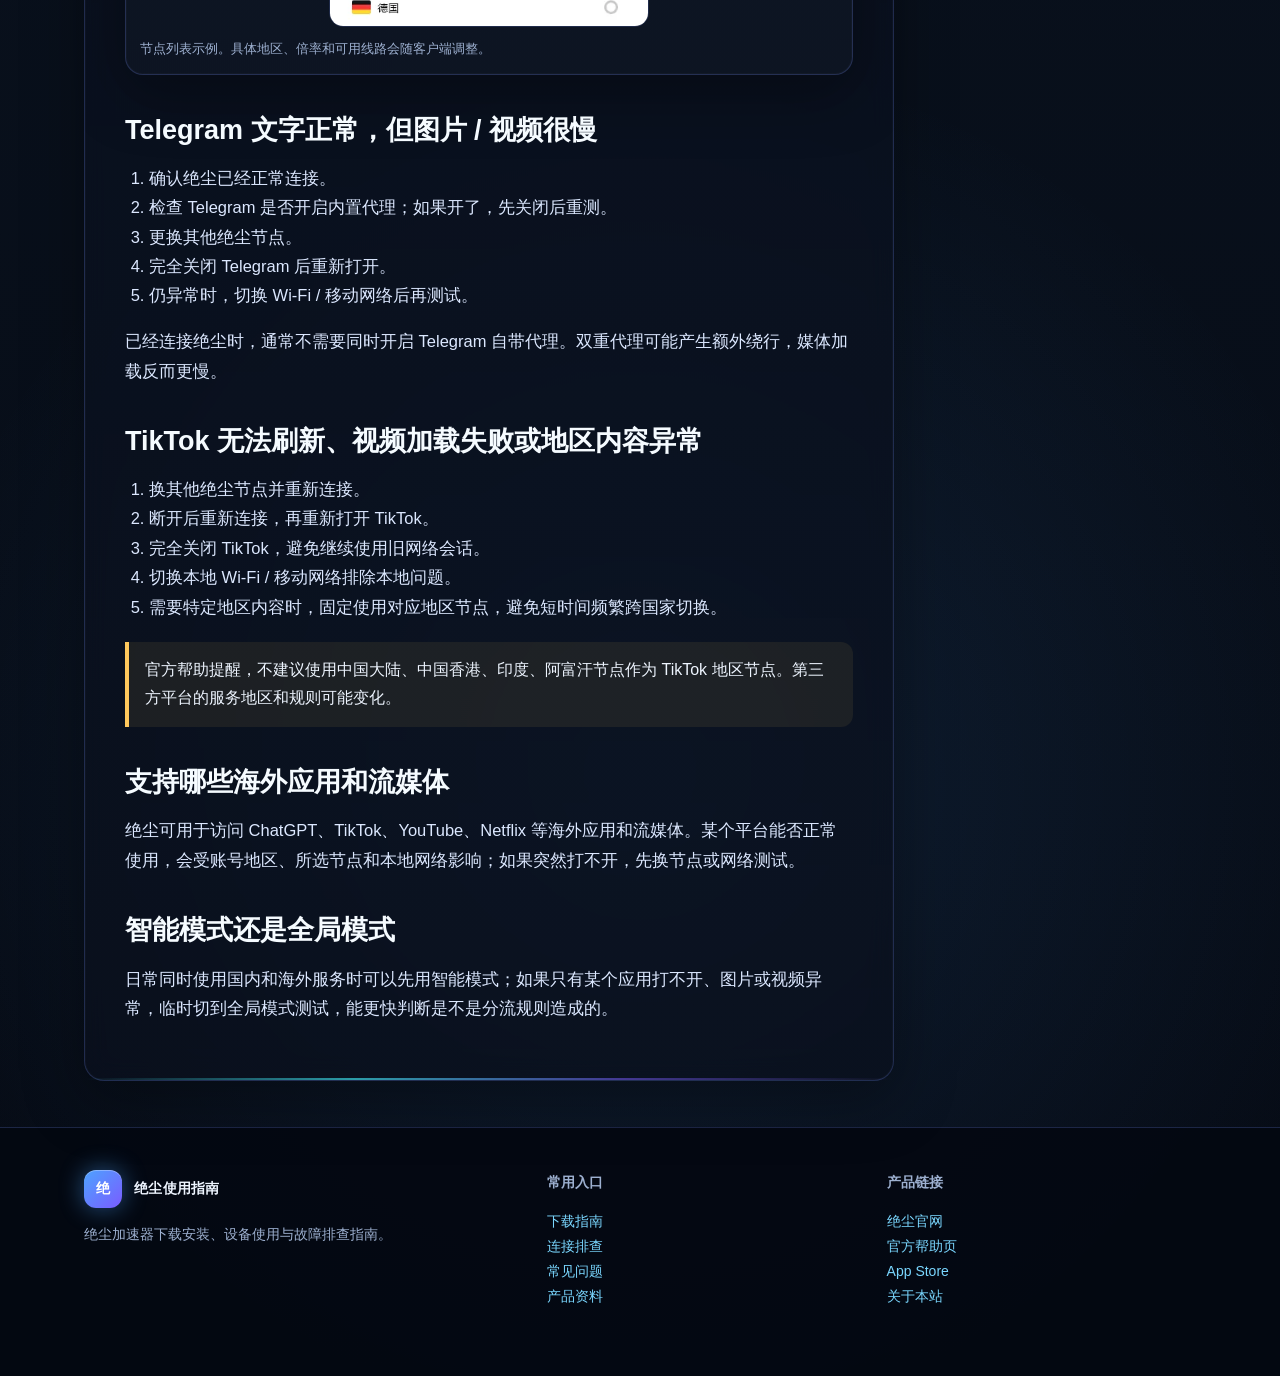
<file: help/speed.html>
<!DOCTYPE html>

<html lang="zh-CN"><head><meta charset="utf-8"/><meta content="width=device-width,initial-scale=1" name="viewport"/><title>绝尘加速器速度慢怎么办｜Telegram、TikTok、节点与模式排查</title><meta content="绝尘加速器速度与应用排查：节点选择、Telegram 媒体加载慢、TikTok 无法刷新、智能模式与全局模式及海外应用可用性。" name="description"/><meta content="index,follow,max-image-preview:large,max-snippet:-1" name="robots"/><link href="https://juechenjsq.github.io/vpn-guide/help/speed.html" rel="canonical"/><link href="https://juechenjsq.github.io/vpn-guide/assets/favicon.svg" rel="icon"/><link href="https://juechenjsq.github.io/vpn-guide/assets/site.css" rel="stylesheet"/><meta content="website" property="og:type"/><meta content="zh_CN" property="og:locale"/><meta content="绝尘使用指南" property="og:site_name"/><meta content="绝尘加速器速度慢怎么办｜Telegram、TikTok、节点与模式排查" property="og:title"/><meta content="绝尘加速器速度与应用排查：节点选择、Telegram 媒体加载慢、TikTok 无法刷新、智能模式与全局模式及海外应用可用性。" property="og:description"/><meta content="https://juechenjsq.github.io/vpn-guide/help/speed.html" property="og:url"/><meta content="https://juechenjsq.github.io/vpn-guide/assets/og-cover.png" property="og:image"/><meta content="summary_large_image" name="twitter:card"/><script type="application/ld+json">{"@context":"https://schema.org","@graph":[{"@type":"WebSite","@id":"https://juechenjsq.github.io/vpn-guide/#website","url":"https://juechenjsq.github.io/vpn-guide/","name":"绝尘使用指南","inLanguage":"zh-CN","about":{"@id":"https://juechenjsq.github.io/vpn-guide/#juechen-app"}},{"@type":"SoftwareApplication","@id":"https://juechenjsq.github.io/vpn-guide/#juechen-app","name":"绝尘加速器","alternateName":["绝尘VPN","绝尘加速"],"applicationCategory":"UtilitiesApplication","operatingSystem":["Windows","Android","HarmonyOS","iOS","iPadOS","macOS"],"sameAs":["https://www.juechenjsq.co/","https://www.juechenjsq.com/","https://apps.apple.com/us/app/%E7%BB%9D%E5%B0%98%E5%8A%A0%E9%80%9F%E5%99%A8/id6670307607"]},{"@type":["WebPage","Article"],"@id":"https://juechenjsq.github.io/vpn-guide/help/speed.html#webpage","url":"https://juechenjsq.github.io/vpn-guide/help/speed.html","name":"绝尘加速器速度慢怎么办｜Telegram、TikTok、节点与模式排查","description":"绝尘加速器速度与应用排查：节点选择、Telegram 媒体加载慢、TikTok 无法刷新、智能模式与全局模式及海外应用可用性。","inLanguage":"zh-CN","isPartOf":{"@id":"https://juechenjsq.github.io/vpn-guide/#website"},"dateModified":"2026-10-05","breadcrumb":{"@id":"https://juechenjsq.github.io/vpn-guide/help/speed.html#breadcrumb"},"datePublished":"2026-10-05","author":{"@type":"Organization","name":"绝尘使用指南"}},{"@type":"BreadcrumbList","@id":"https://juechenjsq.github.io/vpn-guide/help/speed.html#breadcrumb","itemListElement":[{"@type":"ListItem","position":1,"name":"绝尘使用指南","item":"https://juechenjsq.github.io/vpn-guide/"},{"@type":"ListItem","position":2,"name":"速度与应用","item":"https://juechenjsq.github.io/vpn-guide/help/speed.html"}]}]}</script><script defer="" src="https://juechenjsq.github.io/vpn-guide/assets/site.js"></script></head>
<body><a class="skip" href="#main">跳到正文</a><div class="topbar"><div class="wrap"><span>绝尘加速器使用指南</span><span>免费节点 · 下载 · 连接 · 常见问题</span></div></div><header class="site-header"><div class="wrap nav"><a class="brand" href="https://juechenjsq.github.io/vpn-guide/"><span class="brand-mark">绝</span><span>绝尘使用指南</span></a><button aria-controls="site-nav" aria-expanded="false" class="menu-toggle" type="button">菜单</button><nav class="navlinks" id="site-nav"><a href="https://juechenjsq.github.io/vpn-guide/guide/download.html">下载</a><a href="https://juechenjsq.github.io/vpn-guide/guide/apple.html">使用指南</a><a href="https://juechenjsq.github.io/vpn-guide/help/connection.html">故障排查</a><a href="https://juechenjsq.github.io/vpn-guide/faq.html">常见问题</a><a href="https://juechenjsq.github.io/vpn-guide/about/facts.html">产品资料</a></nav></div></header><main id="main"><div class="wrap content-layout"><article class="article"><div class="crumbs"><a href="https://juechenjsq.github.io/vpn-guide/">首页</a> / 速度与应用</div><span class="badge">速度与应用</span><h1>绝尘加速器速度慢？Telegram、TikTok 和节点问题这样排查</h1><p class="lead">速度问题不只有“节点好不好”一个变量。先区分本地网络、节点、连接模式和应用自己的代理或地区规则。</p><p class="meta">最后更新：2026 年 10 月 5 日</p><h2 id="baseline">先判断是节点慢还是本地网络慢</h2><p>如果问题是完全无法连接、状态显示 -1 或连接后没有网络，请先看 <a href="connection.html">连接故障排查</a>。如果能够连接但明显变慢，再按下面步骤比较。</p><ol><li>断开绝尘测试一次本地网络；</li><li>连接当前节点，在同一设备、同一网络下再次测试；</li><li>换相邻地区或不同倍率节点做对比；</li><li>只在高峰时段慢时，稍后再测，避免把临时拥堵当成长期问题。</li></ol><h2 id="nodes">节点距离与倍率</h2><p>距离更近通常更有利于延迟，但并不代表永远更快。客户端节点列表会显示不同地区以及免费、倍率线路；线路负载、路由和本地运营商都会影响实际表现。</p><figure class="shot-card"><img alt="绝尘加速器节点列表，展示免费和倍率线路" height="889" loading="lazy" src="https://juechenjsq.github.io/vpn-guide/assets/screenshots/nodes.webp" width="422"/><figcaption>节点列表示例。具体地区、倍率和可用线路会随客户端调整。</figcaption></figure><h2 id="tg">Telegram 文字正常，但图片 / 视频很慢</h2><ol><li>确认绝尘已经正常连接。</li><li>检查 Telegram 是否开启内置代理；如果开了，先关闭后重测。</li><li>更换其他绝尘节点。</li><li>完全关闭 Telegram 后重新打开。</li><li>仍异常时，切换 Wi‑Fi / 移动网络后再测试。</li></ol><p>已经连接绝尘时，通常不需要同时开启 Telegram 自带代理。双重代理可能产生额外绕行，媒体加载反而更慢。</p><h2 id="tiktok">TikTok 无法刷新、视频加载失败或地区内容异常</h2><ol><li>换其他绝尘节点并重新连接。</li><li>断开后重新连接，再重新打开 TikTok。</li><li>完全关闭 TikTok，避免继续使用旧网络会话。</li><li>切换本地 Wi‑Fi / 移动网络排除本地问题。</li><li>需要特定地区内容时，固定使用对应地区节点，避免短时间频繁跨国家切换。</li></ol><div class="caution note">官方帮助提醒，不建议使用中国大陆、中国香港、印度、阿富汗节点作为 TikTok 地区节点。第三方平台的服务地区和规则可能变化。</div><h2 id="apps">支持哪些海外应用和流媒体</h2><p>绝尘可用于访问 ChatGPT、TikTok、YouTube、Netflix 等海外应用和流媒体。某个平台能否正常使用，会受账号地区、所选节点和本地网络影响；如果突然打不开，先换节点或网络测试。</p><h2 id="mode">智能模式还是全局模式</h2><p>日常同时使用国内和海外服务时可以先用智能模式；如果只有某个应用打不开、图片或视频异常，临时切到全局模式测试，能更快判断是不是分流规则造成的。</p></article><aside class="toc"><div class="panel"><strong>本页内容</strong><a href="#baseline">测速基线</a><a href="#nodes">节点与倍率</a><a href="#tg">Telegram</a><a href="#tiktok">TikTok</a><a href="#apps">海外应用</a><a href="#mode">智能/全局模式</a></div></aside></div></main><footer class="footer"><div class="wrap footer-grid"><div><a class="brand" href="https://juechenjsq.github.io/vpn-guide/"><span class="brand-mark">绝</span><span>绝尘使用指南</span></a><p>绝尘加速器下载安装、设备使用与故障排查指南。</p></div><div><strong>常用入口</strong><p><a href="https://juechenjsq.github.io/vpn-guide/guide/download.html">下载指南</a><br/><a href="https://juechenjsq.github.io/vpn-guide/help/connection.html">连接排查</a><br/><a href="https://juechenjsq.github.io/vpn-guide/faq.html">常见问题</a><br/><a href="https://juechenjsq.github.io/vpn-guide/about/facts.html">产品资料</a></p></div><div><strong>产品链接</strong><p><a href="https://www.juechenjsq.co/" rel="noopener">绝尘官网</a><br/><a href="https://www.juechenjsq.co/tutorials?p=2" rel="noopener">官方帮助页</a><br/><a href="https://apps.apple.com/us/app/%E7%BB%9D%E5%B0%98%E5%8A%A0%E9%80%9F%E5%99%A8/id6670307607" rel="noopener">App Store</a><br/><a href="https://juechenjsq.github.io/vpn-guide/about/site.html">关于本站</a></p></div></div></footer></body></html>
</file>
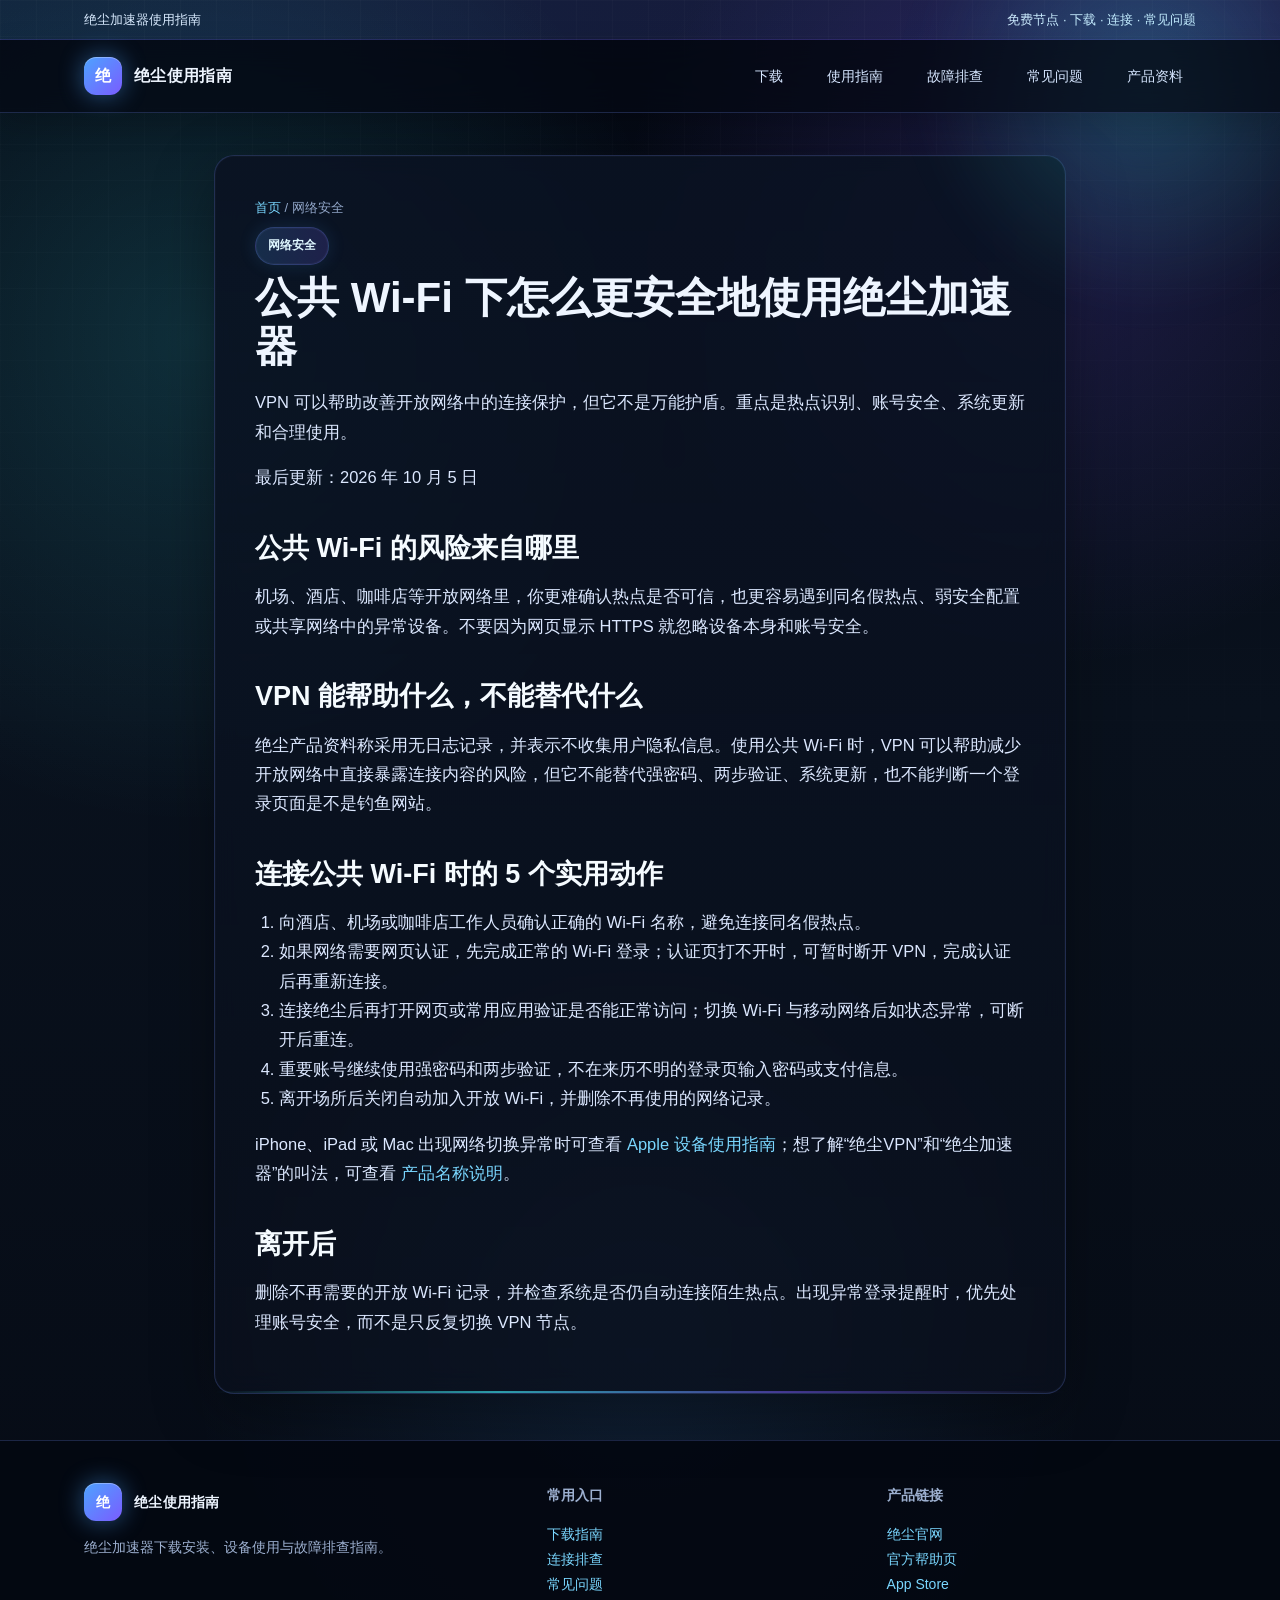
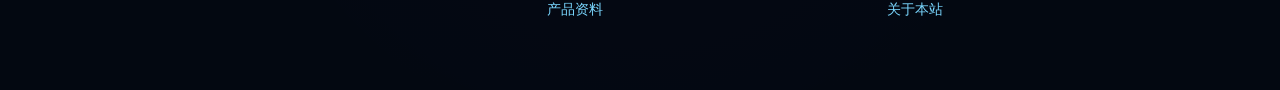
<file: learn/public-wifi.html>
<!DOCTYPE html>

<html lang="zh-CN"><head><meta charset="utf-8"/><meta content="width=device-width,initial-scale=1" name="viewport"/><title>公共 Wi‑Fi 安全指南｜使用绝尘加速器时还要注意什么</title><meta content="公共 Wi‑Fi 使用指南：热点识别、VPN 能做什么、账号保护、系统更新和离开开放网络后的安全检查。" name="description"/><meta content="index,follow,max-image-preview:large,max-snippet:-1" name="robots"/><link href="https://juechenjsq.github.io/vpn-guide/learn/public-wifi.html" rel="canonical"/><link href="https://juechenjsq.github.io/vpn-guide/assets/favicon.svg" rel="icon"/><link href="https://juechenjsq.github.io/vpn-guide/assets/site.css" rel="stylesheet"/><meta content="website" property="og:type"/><meta content="zh_CN" property="og:locale"/><meta content="绝尘使用指南" property="og:site_name"/><meta content="公共 Wi‑Fi 安全指南｜使用绝尘加速器时还要注意什么" property="og:title"/><meta content="公共 Wi‑Fi 使用指南：热点识别、VPN 能做什么、账号保护、系统更新和离开开放网络后的安全检查。" property="og:description"/><meta content="https://juechenjsq.github.io/vpn-guide/learn/public-wifi.html" property="og:url"/><meta content="https://juechenjsq.github.io/vpn-guide/assets/og-cover.png" property="og:image"/><meta content="summary_large_image" name="twitter:card"/><script type="application/ld+json">{"@context":"https://schema.org","@graph":[{"@type":"WebSite","@id":"https://juechenjsq.github.io/vpn-guide/#website","url":"https://juechenjsq.github.io/vpn-guide/","name":"绝尘使用指南","inLanguage":"zh-CN","about":{"@id":"https://juechenjsq.github.io/vpn-guide/#juechen-app"}},{"@type":"SoftwareApplication","@id":"https://juechenjsq.github.io/vpn-guide/#juechen-app","name":"绝尘加速器","alternateName":["绝尘VPN","绝尘加速"],"applicationCategory":"UtilitiesApplication","operatingSystem":["Windows","Android","HarmonyOS","iOS","iPadOS","macOS"],"sameAs":["https://www.juechenjsq.co/","https://www.juechenjsq.com/","https://apps.apple.com/us/app/%E7%BB%9D%E5%B0%98%E5%8A%A0%E9%80%9F%E5%99%A8/id6670307607"]},{"@type":["WebPage","Article"],"@id":"https://juechenjsq.github.io/vpn-guide/learn/public-wifi.html#webpage","url":"https://juechenjsq.github.io/vpn-guide/learn/public-wifi.html","name":"公共 Wi‑Fi 安全指南｜使用绝尘加速器时还要注意什么","description":"公共 Wi‑Fi 使用指南：热点识别、VPN 能做什么、账号保护、系统更新和离开开放网络后的安全检查。","inLanguage":"zh-CN","isPartOf":{"@id":"https://juechenjsq.github.io/vpn-guide/#website"},"dateModified":"2026-10-05","breadcrumb":{"@id":"https://juechenjsq.github.io/vpn-guide/learn/public-wifi.html#breadcrumb"},"datePublished":"2026-10-05","author":{"@type":"Organization","name":"绝尘使用指南"}},{"@type":"BreadcrumbList","@id":"https://juechenjsq.github.io/vpn-guide/learn/public-wifi.html#breadcrumb","itemListElement":[{"@type":"ListItem","position":1,"name":"绝尘使用指南","item":"https://juechenjsq.github.io/vpn-guide/"},{"@type":"ListItem","position":2,"name":"网络安全","item":"https://juechenjsq.github.io/vpn-guide/learn/public-wifi.html"}]}]}</script><script defer="" src="https://juechenjsq.github.io/vpn-guide/assets/site.js"></script></head>
<body><a class="skip" href="#main">跳到正文</a><div class="topbar"><div class="wrap"><span>绝尘加速器使用指南</span><span>免费节点 · 下载 · 连接 · 常见问题</span></div></div><header class="site-header"><div class="wrap nav"><a class="brand" href="https://juechenjsq.github.io/vpn-guide/"><span class="brand-mark">绝</span><span>绝尘使用指南</span></a><button aria-controls="site-nav" aria-expanded="false" class="menu-toggle" type="button">菜单</button><nav class="navlinks" id="site-nav"><a href="https://juechenjsq.github.io/vpn-guide/guide/download.html">下载</a><a href="https://juechenjsq.github.io/vpn-guide/guide/apple.html">使用指南</a><a href="https://juechenjsq.github.io/vpn-guide/help/connection.html">故障排查</a><a href="https://juechenjsq.github.io/vpn-guide/faq.html">常见问题</a><a href="https://juechenjsq.github.io/vpn-guide/about/facts.html">产品资料</a></nav></div></header><main id="main"><div class="wrap content-layout single"><article class="article"><div class="crumbs"><a href="https://juechenjsq.github.io/vpn-guide/">首页</a> / 网络安全</div><span class="badge">网络安全</span><h1>公共 Wi‑Fi 下怎么更安全地使用绝尘加速器</h1><p class="lead">VPN 可以帮助改善开放网络中的连接保护，但它不是万能护盾。重点是热点识别、账号安全、系统更新和合理使用。</p><p class="meta">最后更新：2026 年 10 月 5 日</p><h2 id="risk">公共 Wi‑Fi 的风险来自哪里</h2><p>机场、酒店、咖啡店等开放网络里，你更难确认热点是否可信，也更容易遇到同名假热点、弱安全配置或共享网络中的异常设备。不要因为网页显示 HTTPS 就忽略设备本身和账号安全。</p><h2 id="vpn">VPN 能帮助什么，不能替代什么</h2><p>绝尘产品资料称采用无日志记录，并表示不收集用户隐私信息。使用公共 Wi‑Fi 时，VPN 可以帮助减少开放网络中直接暴露连接内容的风险，但它不能替代强密码、两步验证、系统更新，也不能判断一个登录页面是不是钓鱼网站。</p><h2 id="checklist">连接公共 Wi‑Fi 时的 5 个实用动作</h2><ol><li>向酒店、机场或咖啡店工作人员确认正确的 Wi‑Fi 名称，避免连接同名假热点。</li><li>如果网络需要网页认证，先完成正常的 Wi‑Fi 登录；认证页打不开时，可暂时断开 VPN，完成认证后再重新连接。</li><li>连接绝尘后再打开网页或常用应用验证是否能正常访问；切换 Wi‑Fi 与移动网络后如状态异常，可断开后重连。</li><li>重要账号继续使用强密码和两步验证，不在来历不明的登录页输入密码或支付信息。</li><li>离开场所后关闭自动加入开放 Wi‑Fi，并删除不再使用的网络记录。</li></ol><p>iPhone、iPad 或 Mac 出现网络切换异常时可查看 <a href="../guide/apple.html">Apple 设备使用指南</a>；想了解“绝尘VPN”和“绝尘加速器”的叫法，可查看 <a href="vpn-basics.html">产品名称说明</a>。</p><h2 id="after">离开后</h2><p>删除不再需要的开放 Wi‑Fi 记录，并检查系统是否仍自动连接陌生热点。出现异常登录提醒时，优先处理账号安全，而不是只反复切换 VPN 节点。</p></article></div></main><footer class="footer"><div class="wrap footer-grid"><div><a class="brand" href="https://juechenjsq.github.io/vpn-guide/"><span class="brand-mark">绝</span><span>绝尘使用指南</span></a><p>绝尘加速器下载安装、设备使用与故障排查指南。</p></div><div><strong>常用入口</strong><p><a href="https://juechenjsq.github.io/vpn-guide/guide/download.html">下载指南</a><br/><a href="https://juechenjsq.github.io/vpn-guide/help/connection.html">连接排查</a><br/><a href="https://juechenjsq.github.io/vpn-guide/faq.html">常见问题</a><br/><a href="https://juechenjsq.github.io/vpn-guide/about/facts.html">产品资料</a></p></div><div><strong>产品链接</strong><p><a href="https://www.juechenjsq.co/" rel="noopener">绝尘官网</a><br/><a href="https://www.juechenjsq.co/tutorials?p=2" rel="noopener">官方帮助页</a><br/><a href="https://apps.apple.com/us/app/%E7%BB%9D%E5%B0%98%E5%8A%A0%E9%80%9F%E5%99%A8/id6670307607" rel="noopener">App Store</a><br/><a href="https://juechenjsq.github.io/vpn-guide/about/site.html">关于本站</a></p></div></div></footer></body></html>
</file>
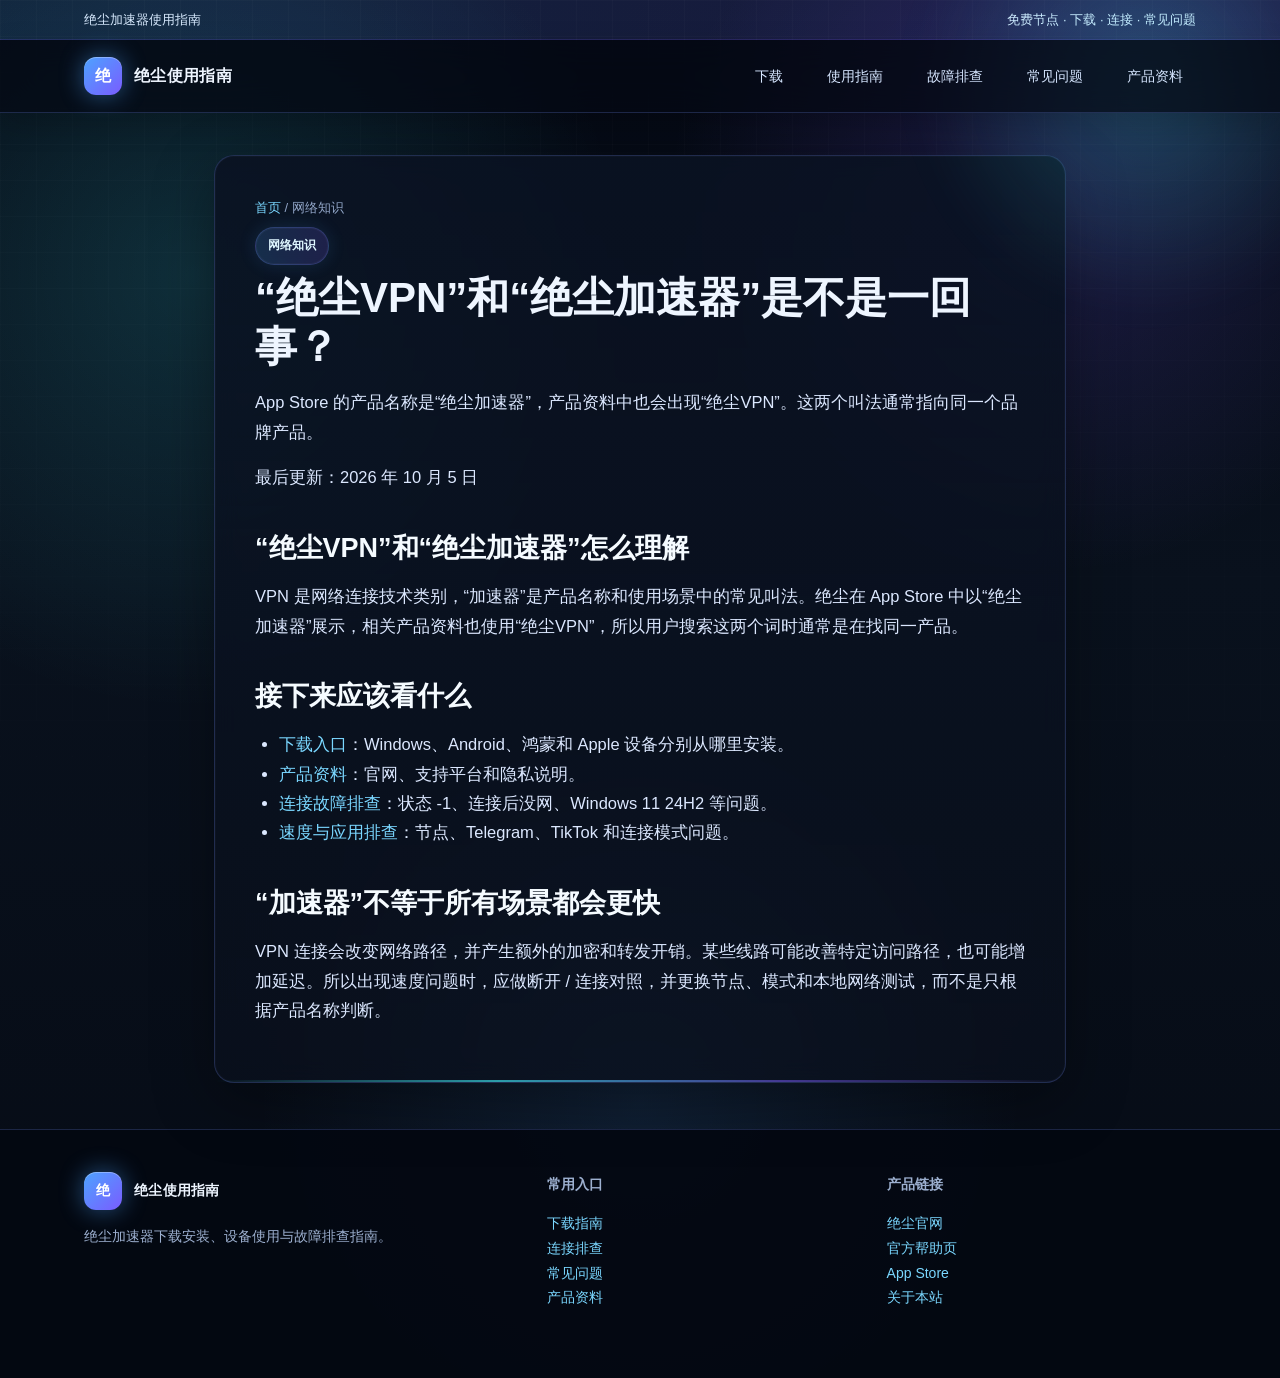
<file: learn/vpn-basics.html>
<!DOCTYPE html>

<html lang="zh-CN"><head><meta charset="utf-8"/><meta content="width=device-width,initial-scale=1" name="viewport"/><title>绝尘VPN是什么｜和绝尘加速器是不是同一个产品</title><meta content="解释“绝尘VPN”和“绝尘加速器”的关系，并说明下载、平台支持、连接与速度问题应该分别去哪里查。" name="description"/><meta content="index,follow,max-image-preview:large,max-snippet:-1" name="robots"/><link href="https://juechenjsq.github.io/vpn-guide/learn/vpn-basics.html" rel="canonical"/><link href="https://juechenjsq.github.io/vpn-guide/assets/favicon.svg" rel="icon"/><link href="https://juechenjsq.github.io/vpn-guide/assets/site.css" rel="stylesheet"/><meta content="website" property="og:type"/><meta content="zh_CN" property="og:locale"/><meta content="绝尘使用指南" property="og:site_name"/><meta content="绝尘VPN是什么｜绝尘VPN和绝尘加速器的关系" property="og:title"/><meta content="解释“绝尘VPN”“绝尘加速器”等叫法之间的关系，并说明真正影响下载、连接和速度体验的因素。" property="og:description"/><meta content="https://juechenjsq.github.io/vpn-guide/learn/vpn-basics.html" property="og:url"/><meta content="https://juechenjsq.github.io/vpn-guide/assets/og-cover.png" property="og:image"/><meta content="summary_large_image" name="twitter:card"/><script type="application/ld+json">{"@context":"https://schema.org","@graph":[{"@type":"WebSite","@id":"https://juechenjsq.github.io/vpn-guide/#website","url":"https://juechenjsq.github.io/vpn-guide/","name":"绝尘使用指南","inLanguage":"zh-CN","about":{"@id":"https://juechenjsq.github.io/vpn-guide/#juechen-app"}},{"@type":"SoftwareApplication","@id":"https://juechenjsq.github.io/vpn-guide/#juechen-app","name":"绝尘加速器","alternateName":["绝尘VPN","绝尘加速"],"applicationCategory":"UtilitiesApplication","operatingSystem":["Windows","Android","HarmonyOS","iOS","iPadOS","macOS"],"sameAs":["https://www.juechenjsq.co/","https://www.juechenjsq.com/","https://apps.apple.com/us/app/%E7%BB%9D%E5%B0%98%E5%8A%A0%E9%80%9F%E5%99%A8/id6670307607"]},{"@type":["WebPage","Article"],"@id":"https://juechenjsq.github.io/vpn-guide/learn/vpn-basics.html#webpage","url":"https://juechenjsq.github.io/vpn-guide/learn/vpn-basics.html","name":"绝尘VPN是什么｜绝尘VPN和绝尘加速器的关系","description":"解释“绝尘VPN”“绝尘加速器”等叫法之间的关系，并说明真正影响下载、连接和速度体验的因素。","inLanguage":"zh-CN","isPartOf":{"@id":"https://juechenjsq.github.io/vpn-guide/#website"},"dateModified":"2026-10-05","breadcrumb":{"@id":"https://juechenjsq.github.io/vpn-guide/learn/vpn-basics.html#breadcrumb"},"datePublished":"2026-10-05","author":{"@type":"Organization","name":"绝尘使用指南"}},{"@type":"BreadcrumbList","@id":"https://juechenjsq.github.io/vpn-guide/learn/vpn-basics.html#breadcrumb","itemListElement":[{"@type":"ListItem","position":1,"name":"绝尘使用指南","item":"https://juechenjsq.github.io/vpn-guide/"},{"@type":"ListItem","position":2,"name":"网络知识","item":"https://juechenjsq.github.io/vpn-guide/learn/vpn-basics.html"}]}]}</script><script defer="" src="https://juechenjsq.github.io/vpn-guide/assets/site.js"></script></head>
<body><a class="skip" href="#main">跳到正文</a><div class="topbar"><div class="wrap"><span>绝尘加速器使用指南</span><span>免费节点 · 下载 · 连接 · 常见问题</span></div></div><header class="site-header"><div class="wrap nav"><a class="brand" href="https://juechenjsq.github.io/vpn-guide/"><span class="brand-mark">绝</span><span>绝尘使用指南</span></a><button aria-controls="site-nav" aria-expanded="false" class="menu-toggle" type="button">菜单</button><nav class="navlinks" id="site-nav"><a href="https://juechenjsq.github.io/vpn-guide/guide/download.html">下载</a><a href="https://juechenjsq.github.io/vpn-guide/guide/apple.html">使用指南</a><a href="https://juechenjsq.github.io/vpn-guide/help/connection.html">故障排查</a><a href="https://juechenjsq.github.io/vpn-guide/faq.html">常见问题</a><a href="https://juechenjsq.github.io/vpn-guide/about/facts.html">产品资料</a></nav></div></header><main id="main"><div class="wrap content-layout single"><article class="article"><div class="crumbs"><a href="https://juechenjsq.github.io/vpn-guide/">首页</a> / 网络知识</div><span class="badge">网络知识</span><h1>“绝尘VPN”和“绝尘加速器”是不是一回事？</h1><p class="lead">App Store 的产品名称是“绝尘加速器”，产品资料中也会出现“绝尘VPN”。这两个叫法通常指向同一个品牌产品。</p><p class="meta">最后更新：2026 年 10 月 5 日</p><h2 id="name">“绝尘VPN”和“绝尘加速器”怎么理解</h2><p>VPN 是网络连接技术类别，“加速器”是产品名称和使用场景中的常见叫法。绝尘在 App Store 中以“绝尘加速器”展示，相关产品资料也使用“绝尘VPN”，所以用户搜索这两个词时通常是在找同一产品。</p><h2 id="care">接下来应该看什么</h2><ul><li><a href="../guide/download.html">下载入口</a>：Windows、Android、鸿蒙和 Apple 设备分别从哪里安装。</li><li><a href="../about/facts.html">产品资料</a>：官网、支持平台和隐私说明。</li><li><a href="../help/connection.html">连接故障排查</a>：状态 -1、连接后没网、Windows 11 24H2 等问题。</li><li><a href="../help/speed.html">速度与应用排查</a>：节点、Telegram、TikTok 和连接模式问题。</li></ul><h2 id="speed">“加速器”不等于所有场景都会更快</h2><p>VPN 连接会改变网络路径，并产生额外的加密和转发开销。某些线路可能改善特定访问路径，也可能增加延迟。所以出现速度问题时，应做断开 / 连接对照，并更换节点、模式和本地网络测试，而不是只根据产品名称判断。</p></article></div></main><footer class="footer"><div class="wrap footer-grid"><div><a class="brand" href="https://juechenjsq.github.io/vpn-guide/"><span class="brand-mark">绝</span><span>绝尘使用指南</span></a><p>绝尘加速器下载安装、设备使用与故障排查指南。</p></div><div><strong>常用入口</strong><p><a href="https://juechenjsq.github.io/vpn-guide/guide/download.html">下载指南</a><br/><a href="https://juechenjsq.github.io/vpn-guide/help/connection.html">连接排查</a><br/><a href="https://juechenjsq.github.io/vpn-guide/faq.html">常见问题</a><br/><a href="https://juechenjsq.github.io/vpn-guide/about/facts.html">产品资料</a></p></div><div><strong>产品链接</strong><p><a href="https://www.juechenjsq.co/" rel="noopener">绝尘官网</a><br/><a href="https://www.juechenjsq.co/tutorials?p=2" rel="noopener">官方帮助页</a><br/><a href="https://apps.apple.com/us/app/%E7%BB%9D%E5%B0%98%E5%8A%A0%E9%80%9F%E5%99%A8/id6670307607" rel="noopener">App Store</a><br/><a href="https://juechenjsq.github.io/vpn-guide/about/site.html">关于本站</a></p></div></div></footer></body></html>
</file>
